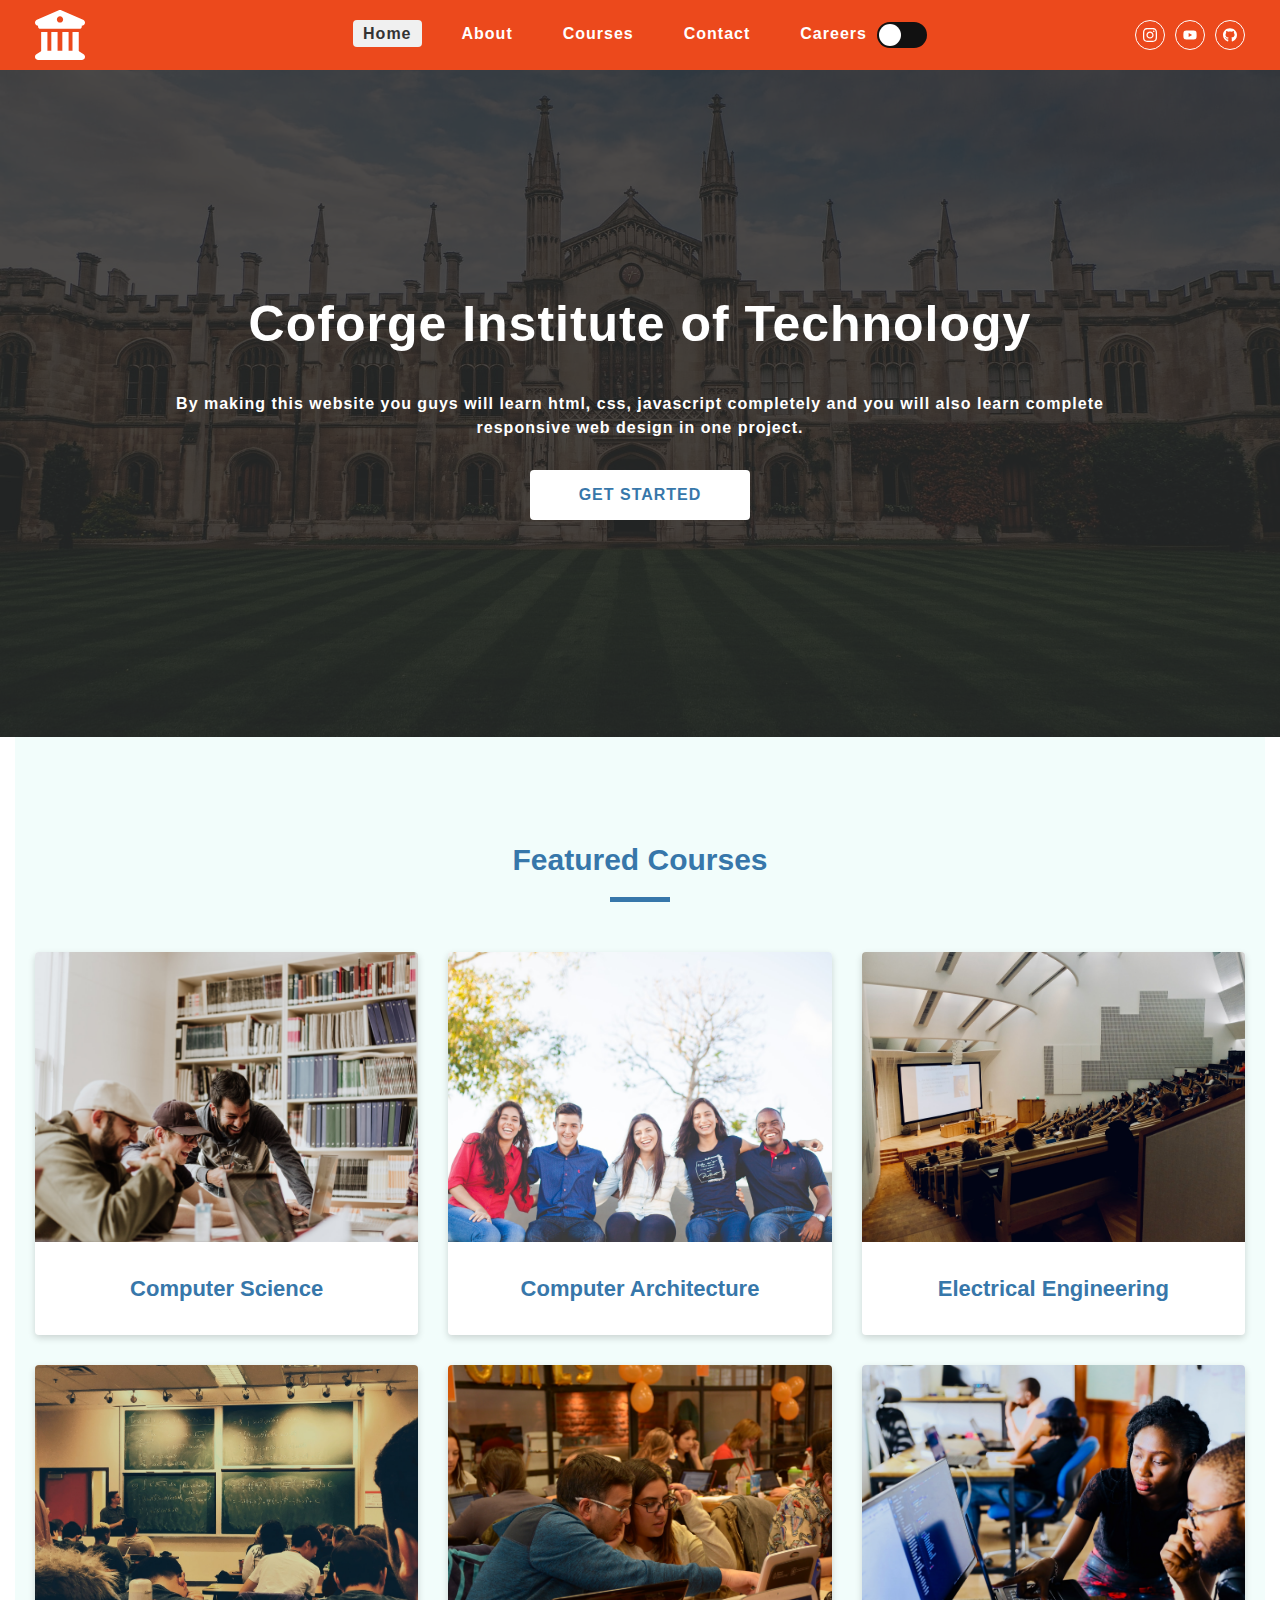
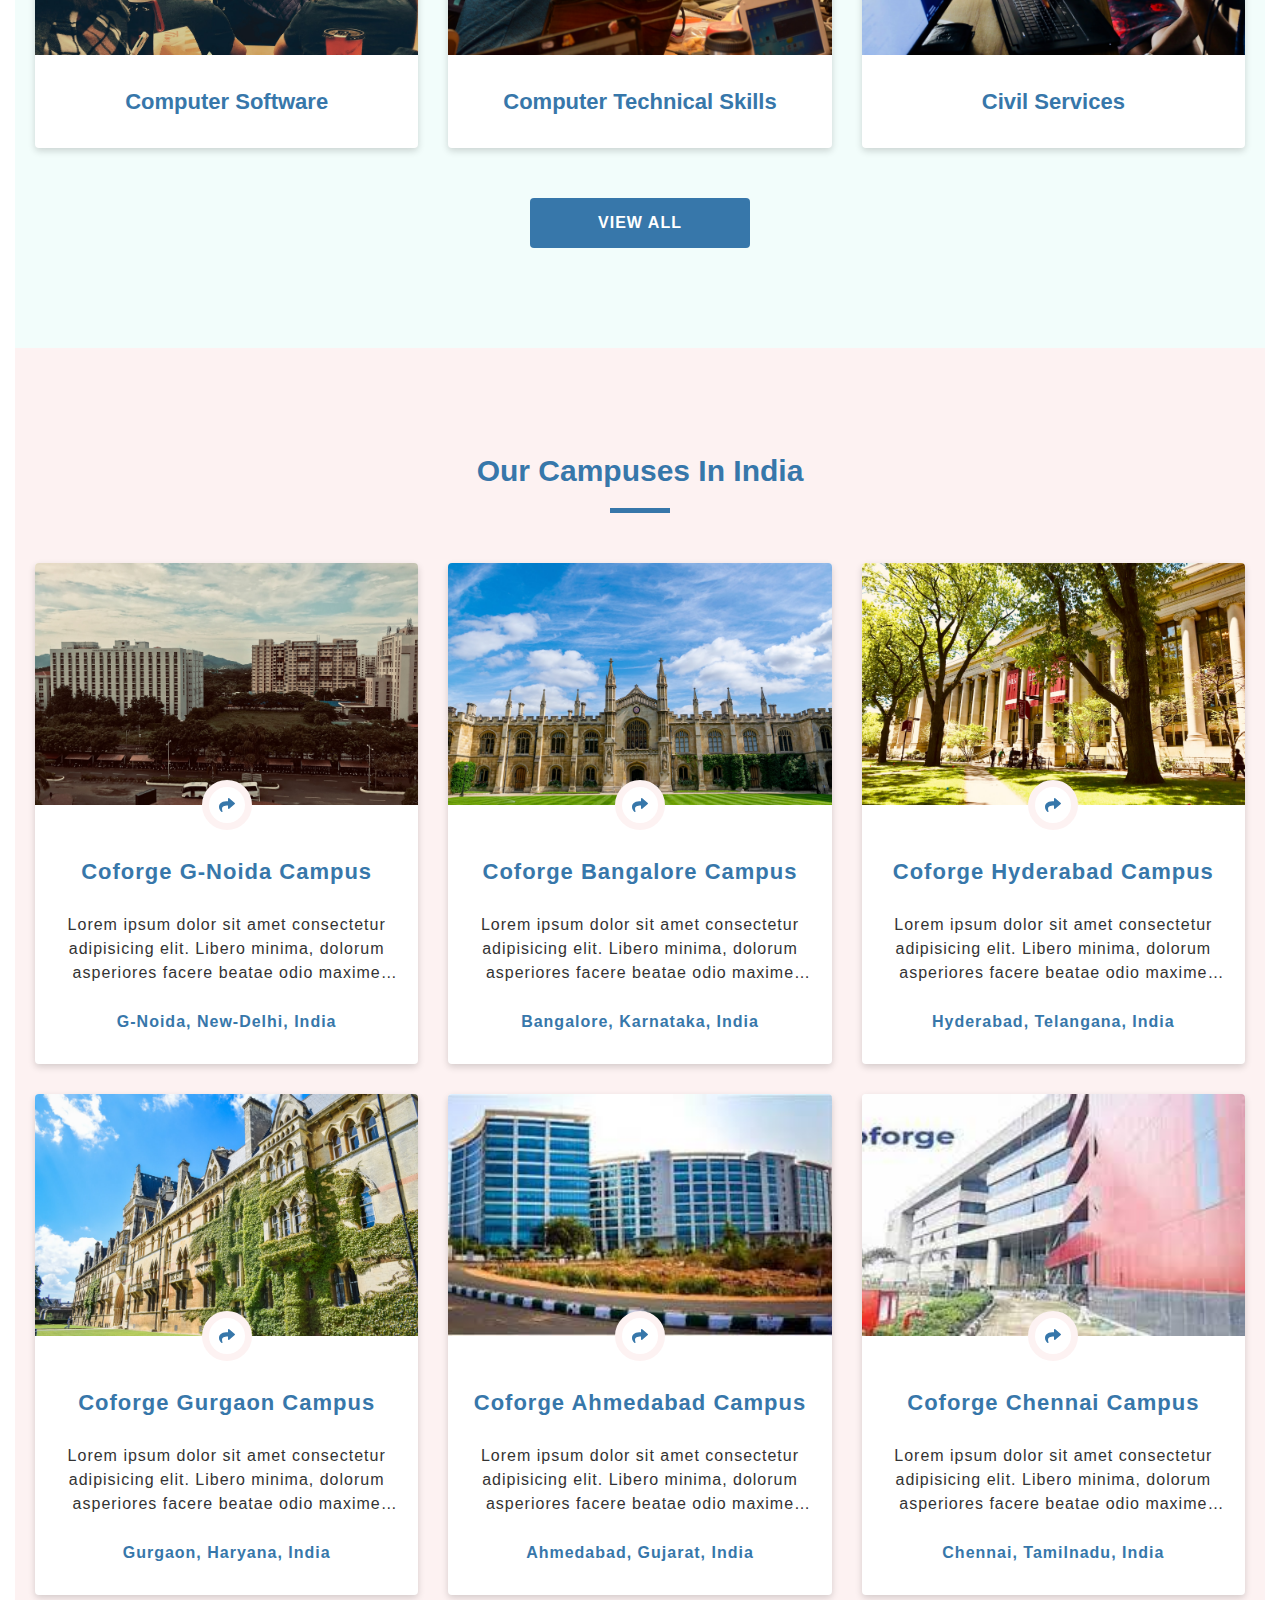
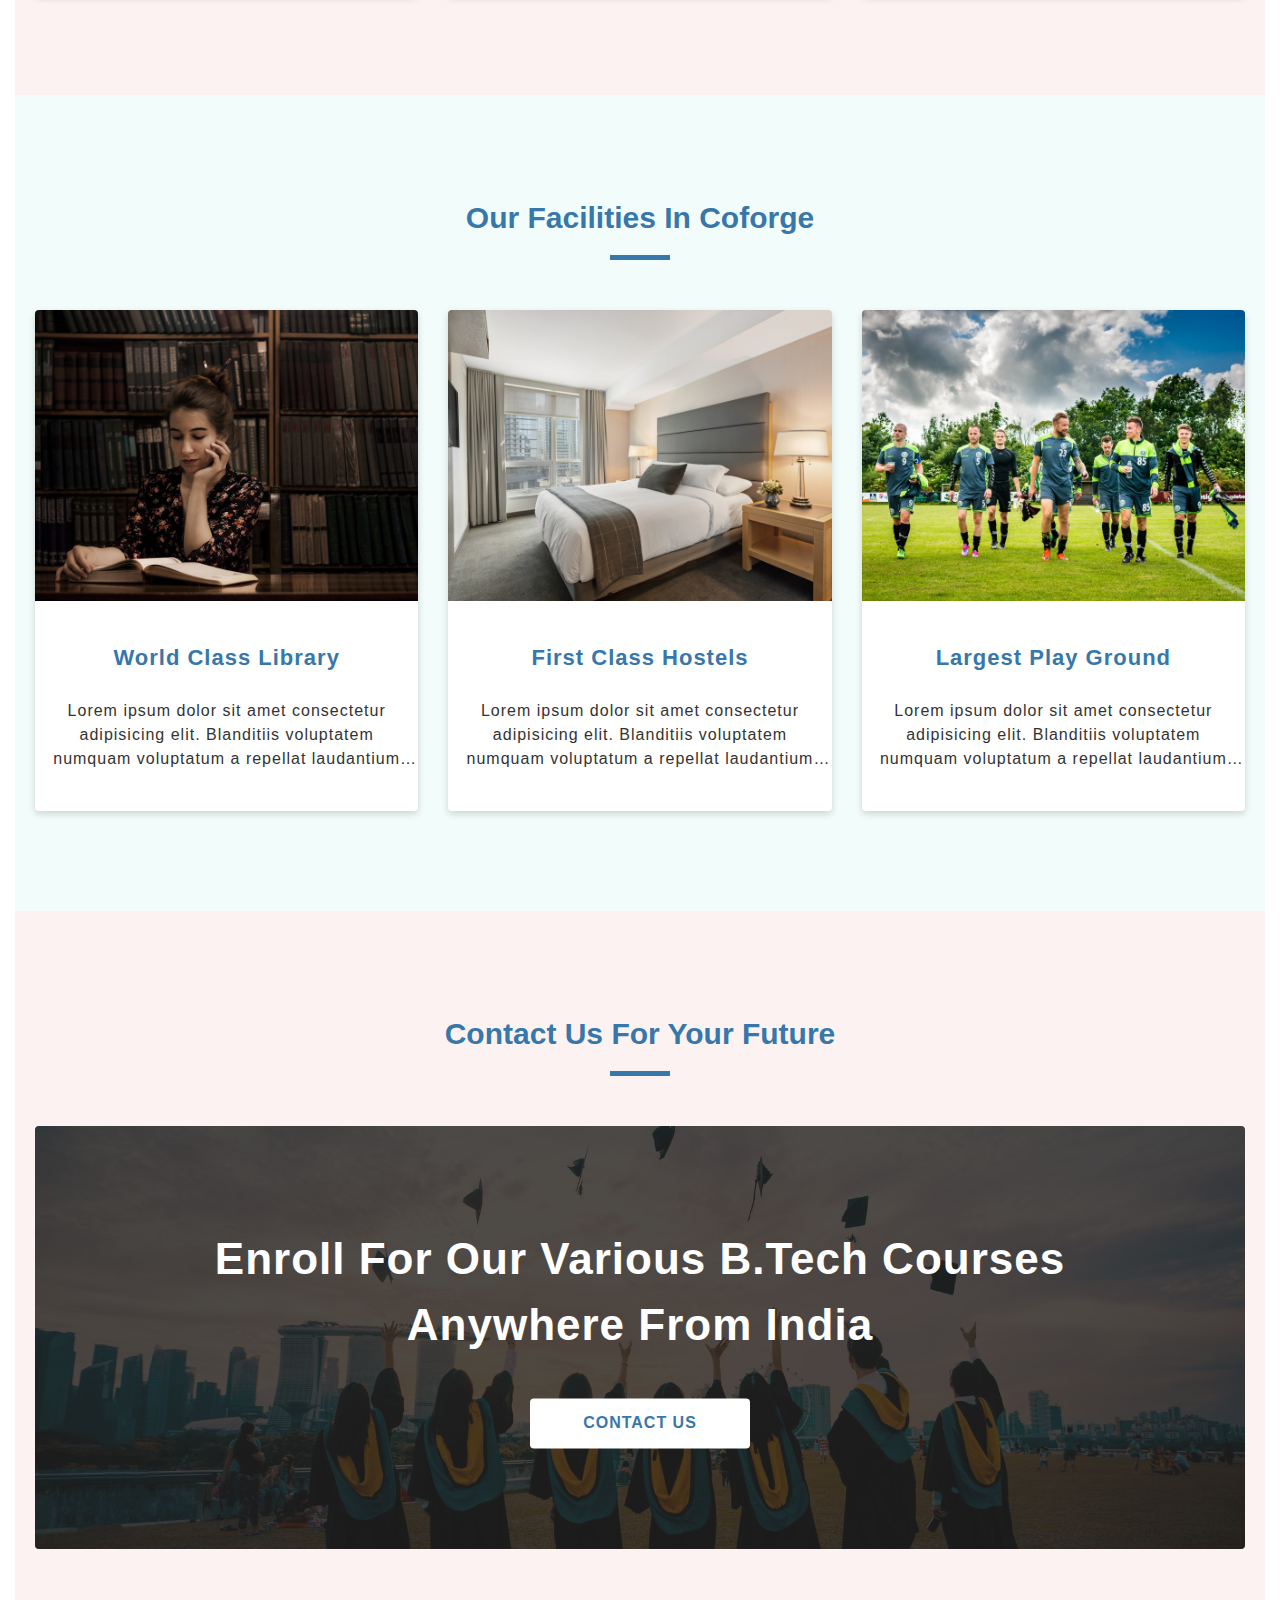
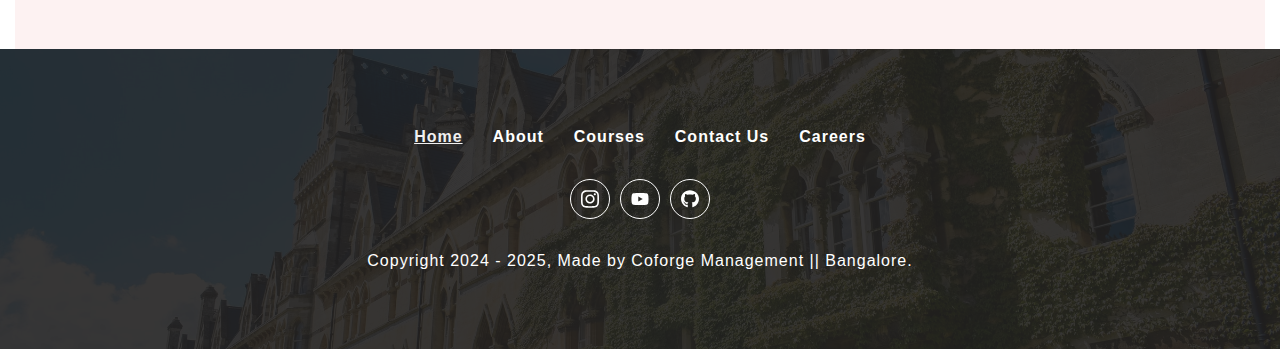
<file: frontend/index.html>
<!DOCTYPE html>
<html lang="en">
  <head>
    <meta charset="UTF-8" />
    <meta http-equiv="X-UA-Compatible" content="IE=edge" />
    <meta name="viewport" content="width=device-width, initial-scale=1.0" />
    <title>Coforge Institute of Technology</title>
    <link
      rel="shortcut icon"
      href="./icons/university.svg"
      type="image/x-icon"
    />
  </head>
  <link rel="stylesheet" href="./css/style.css" />
  <link rel="stylesheet" href="./css/common.css" />
  <link rel="stylesheet" href="./css/navbar.css" />
  <link rel="stylesheet" href="./css/sidebar.css" />
  <link rel="stylesheet" href="./css/footer.css" />
  <link rel="stylesheet" href="./css/home.css" />
  <script src="./js/app.js" defer></script>
  <body>
    <!-- nav section start -->
    <nav class="nav-container">
      <div class="nav-center wrapper">
        <div class="logo-section">
          <a href="./"
            ><img
              src="./icons/university.svg"
              alt="University logo"
              class="logo"
          /></a>
        </div>
        <div class="hamburger">
          <img src="./icons/bars.svg" alt="sidebar button" />
        </div>
        <div class="nav-links-main">
          <ul class="nav-links">
            <li><a class="nav-link active" href="./">Home</a></li>
            <li><a class="nav-link" href="./about.html">about</a></li>
            <li><a class="nav-link" href="./courses.html">courses</a></li>
            <li><a class="nav-link" href="./contact.html">contact</a></li>
            <li><a class="nav-link" href="./career.html">careers</a></li>
          </ul>
          <div class="dark">
            <input type="checkbox" class="checkbox" id="checkbox" />
            <label for="checkbox" class="checkbox-label">
              <i class="fas fa-moon"></i>
              <i class="fas fa-sun"></i>
              <span class="ball"></span>
            </label>
          </div>
        </div>
        <div class="nav-social-links-main">
          <ul class="nav-social-links">
            <li class="nav-social-link">
              <a
                href="https://www.instagram.com/coforge.company/"
                target="_blank"
              >
                <img src="./icons/instagram.svg" alt="Coforge instagram" />
              </a>
            </li>
            <li class="nav-social-link">
              <a
                href="https://www.youtube.com/channel/UC-9Vk052THg8iIOJQQNUkqQ"
                target="_blank"
              >
                <img src="./icons/youtube.svg" alt="Coforge youtube" />
              </a>
            </li>
            <li class="nav-social-link">
              <a href="https://github.com/Coforge" target="_blank">
                <img src="./icons/github.svg" alt="Coforge github" />
              </a>
            </li>
          </ul>
        </div>
      </div>
    </nav>
    <!-- nav section end -->

    <!-- sidebar section start -->
    <aside class="sidebar-container">
      <div class="sidebar-center wrapper">
        <div class="side-header">
          <div class="logo-section">
            <a href="#home"
              ><img
                src="./icons//university.svg"
                alt="university logo"
                class="logo"
            /></a>
          </div>
          <div class="close-button">
            <img src="./icons/close.svg" alt="sidebar close" />
          </div>
        </div>
        <div class="sidebar-content">
          <div class="sidebar-links-main paddingTopMobile-fifty">
            <ul class="sidebar-links">
              <li><a class="nav-link active" href="./">Home</a></li>
              <li><a class="nav-link" href="./about.html">about</a></li>
              <li><a class="nav-link" href="./courses.html">courses</a></li>
              <li><a class="nav-link" href="./contact.html">contact</a></li>
              <li><a class="nav-link" href="./career.html">careers</a></li>
            </ul>
          </div>
        </div>
      </div>
    </aside>
    <!-- sidebar section end -->

    <!-- home section start -->
    <div class="home-page page-container">
      <div class="page">
        <div class="img-component">
          <div class="img-container">
            <img src="./assets/university-banner.jpeg" alt="home page image" />
          </div>
        </div>
        <div class="box paddingTopMobile-thirty paddingBottomMobile-thirty">
          <div class="content wrapper text-container text-center">
            <h1 class="heading">Coforge Institute of Technology</h1>
            <p class="desc">
              By making this website you guys will learn html, css, javascript
              completely and you will also learn complete responsive web design
              in one project.
            </p>
            <div class="button-container">
              <a
                href="./contact.html"
                class="home-button button-primary-light display-inline-flex"
              >
                get started
              </a>
            </div>
          </div>
        </div>
      </div>
    </div>
    <!-- home section end -->

    <!-- featured courses start -->
    <div class="featured-courses-container light-blue-background">
      <div class="featured-courses-center wrapper">
        <div
          class="section-title paddingTopDesktop-hundred paddingTopMobile-fifty"
        >
          <h3 class="title">featured courses</h3>
          <div class="underline"></div>
        </div>
        <section
          class="featured-courses paddingTopDesktop-fifty paddingBottomDesktop-fifty paddingTopMobile-fifty paddingBottomMobile-fifty three-column-layout"
        >
          <!-- single course start -->
          <article class="single-course">
            <div class="img-container">
              <img src="./assets/course-1.jpeg" alt="computer science" />
            </div>
            <div class="course-title">
              <p>computer science</p>
            </div>
          </article>
          <!-- single course end -->
          <!-- single course start -->
          <article class="single-course">
            <div class="img-container">
              <img src="./assets/course-2.jpeg" alt="computer science" />
            </div>
            <div class="course-title">
              <p>computer architecture</p>
            </div>
          </article>
          <!-- single course end -->
          <!-- single course start -->
          <article class="single-course">
            <div class="img-container">
              <img src="./assets/course-3.jpeg" alt="computer science" />
            </div>
            <div class="course-title">
              <p>electrical engineering</p>
            </div>
          </article>
          <!-- single course end -->
          <!-- single course start -->
          <article class="single-course">
            <div class="img-container">
              <img src="./assets/course-4.jpeg" alt="computer science" />
            </div>
            <div class="course-title">
              <p>computer software</p>
            </div>
          </article>
          <!-- single course end -->
          <!-- single course start -->
          <article class="single-course">
            <div class="img-container">
              <img src="./assets/course-5.jpeg" alt="computer science" />
            </div>
            <div class="course-title">
              <p>computer technical skills</p>
            </div>
          </article>
          <!-- single course end -->
          <!-- single course start -->
          <article class="single-course">
            <div class="img-container">
              <img src="./assets/course-6.jpeg" alt="computer science" />
            </div>
            <div class="course-title">
              <p>civil services</p>
            </div>
          </article>
          <!-- single course end -->
        </section>
        <div
          class="paddingBottomMobile-fifty paddingBottomDesktop-hundred text-center"
        >
          <a
            href="./courses.html"
            class="button-primary-dark display-inline-flex"
            >view all</a
          >
        </div>
      </div>
    </div>
    <!-- featured courses end -->

    <!-- our campuses section start -->
    <div class="our-campuses-container light-pink-background">
      <div class="our-campuses-center wrapper">
        <div
          class="section-title paddingTopDesktop-hundred paddingTopMobile-fifty"
        >
          <h3 class="title">our campuses in india</h3>
          <div class="underline"></div>
        </div>
        <section
          class="our-campuses paddingTopDesktop-fifty paddingBottomDesktop-hundred paddingTopMobile-fifty paddingBottomMobile-fifty three-column-layout"
        >
          <!-- single campus start -->
          <article class="each-campus">
            <div class="img-container">
              <img src="./assets/campus-1.jpeg" alt="g-nodia campus" />
              <a href="#" class="share-icon-campus">
                <img src="./icons/share.svg" alt="share icon" />
              </a>
            </div>
            <div class="campus-info text-center">
              <h2 class="campus-title">Coforge G-Noida campus</h2>
              <p class="desc">
                Lorem ipsum dolor sit amet consectetur adipisicing elit. Libero
                minima, dolorum asperiores facere beatae odio maxime provident
                laudantium est non.
              </p>
              <h4 class="address">G-Noida, New-Delhi, india</h4>
            </div>
          </article>
          <!-- single campus end -->
          <!-- single campus start -->
          <article class="each-campus">
            <div class="img-container">
              <img src="./assets/campus-2.jpeg" alt="bangalore campus" />
              <a href="#" class="share-icon-campus">
                <img src="./icons/share.svg" alt="share icon" />
              </a>
            </div>
            <div class="campus-info text-center">
              <h2 class="campus-title">Coforge Bangalore campus</h2>
              <p class="desc">
                Lorem ipsum dolor sit amet consectetur adipisicing elit. Libero
                minima, dolorum asperiores facere beatae odio maxime provident
                laudantium est non.
              </p>
              <h4 class="address">Bangalore, Karnataka, india</h4>
            </div>
          </article>
          <!-- single campus end -->
          <!-- single campus start -->
          <article class="each-campus">
            <div class="img-container">
              <img src="./assets/campus-3.jpeg" alt="hyderabad campus" />
              <a href="#" class="share-icon-campus">
                <img src="./icons/share.svg" alt="share icon" />
              </a>
            </div>
            <div class="campus-info text-center">
              <h2 class="campus-title">Coforge Hyderabad campus</h2>
              <p class="desc">
                Lorem ipsum dolor sit amet consectetur adipisicing elit. Libero
                minima, dolorum asperiores facere beatae odio maxime provident
                laudantium est non.
              </p>
              <h4 class="address">Hyderabad, Telangana, india</h4>
            </div>
          </article>
          <!-- single campus end -->
          <!-- single campus start -->
          <article class="each-campus">
            <div class="img-container">
              <img src="./assets/campus-4.jpeg" alt="gurgaon campus" />
              <a href="#" class="share-icon-campus">
                <img src="./icons/share.svg" alt="share icon" />
              </a>
            </div>
            <div class="campus-info text-center">
              <h2 class="campus-title">Coforge Gurgaon campus</h2>
              <p class="desc">
                Lorem ipsum dolor sit amet consectetur adipisicing elit. Libero
                minima, dolorum asperiores facere beatae odio maxime provident
                laudantium est non.
              </p>
              <h4 class="address">Gurgaon, Haryana, india</h4>
            </div>
          </article>
          <!-- single campus end -->
          <!-- single campus start -->
          <article class="each-campus">
            <div class="img-container">
              <img src="./assets/campus-5.jpg" alt="ahmedabad campus" />
              <a href="#" class="share-icon-campus">
                <img src="./icons/share.svg" alt="share icon" />
              </a>
            </div>
            <div class="campus-info text-center">
              <h2 class="campus-title">Coforge Ahmedabad campus</h2>
              <p class="desc">
                Lorem ipsum dolor sit amet consectetur adipisicing elit. Libero
                minima, dolorum asperiores facere beatae odio maxime provident
                laudantium est non.
              </p>
              <h4 class="address">Ahmedabad, Gujarat, india</h4>
            </div>
          </article>
          <!-- single campus end --><!-- single campus start -->
          <article class="each-campus">
            <div class="img-container">
              <img src="./assets/campus-6.jpg" alt="chennai campus" />
              <a href="#" class="share-icon-campus">
                <img src="./icons/share.svg" alt="share icon" />
              </a>
            </div>
            <div class="campus-info text-center">
              <h2 class="campus-title">Coforge Chennai campus</h2>
              <p class="desc">
                Lorem ipsum dolor sit amet consectetur adipisicing elit. Libero
                minima, dolorum asperiores facere beatae odio maxime provident
                laudantium est non.
              </p>
              <h4 class="address">Chennai, Tamilnadu, india</h4>
            </div>
          </article>
          <!-- single campus end -->
        </section>
      </div>
    </div>
    <!-- our campuses section end -->

    <!-- our facilities start -->
    <div class="our-facilities-container light-blue-background">
      <div class="our-facilities-center wrapper">
        <div
          class="section-title paddingTopDesktop-hundred paddingTopMobile-fifty"
        >
          <h3 class="title">our facilities in Coforge</h3>
          <div class="underline"></div>
        </div>
        <section
          class="our-facilities paddingTopDesktop-fifty paddingBottomDesktop-hundred paddingTopMobile-fifty paddingBottomMobile-fifty three-column-layout"
        >
          <!-- single facility start -->
          <article class="each-facility">
            <div class="img-container">
              <img src="./assets/facility-1.jpeg" alt="our campus facility" />
            </div>
            <div
              class="facility-info paddingTopMobile-thirty paddingBottomMobile-thirty paddingTopDesktop-forty paddingBottomDesktop-forty text-center"
            >
              <h3 class="facility-title">world class library</h3>
              <p class="facility-desc">
                Lorem ipsum dolor sit amet consectetur adipisicing elit.
                Blanditiis voluptatem numquam voluptatum a repellat laudantium
                vero voluptate facere, nemo consectetur?
              </p>
            </div>
          </article>
          <!-- single facility end -->
          <!-- single facility start -->
          <article class="each-facility">
            <div class="img-container">
              <img src="./assets/facility-2.jpeg" alt="our campus facility" />
            </div>
            <div
              class="facility-info paddingTopMobile-thirty paddingBottomMobile-thirty paddingTopDesktop-forty paddingBottomDesktop-forty text-center"
            >
              <h3 class="facility-title">first class hostels</h3>
              <p class="facility-desc">
                Lorem ipsum dolor sit amet consectetur adipisicing elit.
                Blanditiis voluptatem numquam voluptatum a repellat laudantium
                vero voluptate facere, nemo consectetur?
              </p>
            </div>
          </article>
          <!-- single facility end -->
          <!-- single facility start -->
          <article class="each-facility">
            <div class="img-container">
              <img src="./assets/facility-3.jpeg" alt="our campus facility" />
            </div>
            <div
              class="facility-info paddingTopMobile-thirty paddingBottomMobile-thirty paddingTopDesktop-forty paddingBottomDesktop-forty text-center"
            >
              <h3 class="facility-title">largest play ground</h3>
              <p class="facility-desc">
                Lorem ipsum dolor sit amet consectetur adipisicing elit.
                Blanditiis voluptatem numquam voluptatum a repellat laudantium
                vero voluptate facere, nemo consectetur?
              </p>
            </div>
          </article>
          <!-- single facility end -->
        </section>
      </div>
    </div>
    <!-- our facilities end -->

    <!-- contact promotion section start -->
    <div class="contact-promotion-container light-pink-background">
      <div class="contact-promotion-center wrapper">
        <div
          class="section-title paddingTopDesktop-hundred paddingTopMobile-fifty"
        >
          <h3 class="title">contact us for your future</h3>
          <div class="underline"></div>
        </div>
        <section
          class="contact-promotion paddingTopDesktop-fifty paddingBottomDesktop-hundred paddingTopMobile-fifty paddingBottomMobile-fifty"
        >
          <div class="contact-promo-img">
            <img
              src="./assets/contact-promotion.jpeg"
              alt="contact promotion image"
            />
            <div class="contact-info-container text-center text-container">
              <h2 class="contact-heading">
                enroll for our various b.tech courses anywhere from india
              </h2>
              <a href="./contact.html" class="button-primary-light"
                >contact us</a
              >
            </div>
          </div>
        </section>
      </div>
    </div>
    <!-- contact promotion section end -->

    <!-- footer section start -->
    <div class="footer-container">
      <div class="footer-center wrapper">
        <div class="footer-links-main">
          <ul class="footer-links">
            <li><a class="footer-link active" href="./">Home</a></li>
            <li><a class="footer-link" href="./about.html">about</a></li>
            <li><a class="footer-link" href="./courses.html">courses</a></li>
            <li>
              <a class="footer-link" href="./contact.html">contact us</a>
            </li>
            <li><a class="footer-link" href="./career.html">careers</a></li>
          </ul>
        </div>
        <div class="social-links-main">
          <ul class="social-links">
            <li class="social-link">
              <a
                href="https://www.instagram.com/coforge.company/"
                target="_blank"
              >
                <img src="./icons/instagram.svg" alt="Coforge instagram" />
              </a>
            </li>
            <li class="social-link">
              <a
                href="https://www.youtube.com/channel/UC-9Vk052THg8iIOJQQNUkqQ"
                target="_blank"
              >
                <img src="./icons/youtube.svg" alt="Coforge youtube" />
              </a>
            </li>
            <li class="social-link">
              <a href="https://github.com/Coforge" target="_blank">
                <img src="./icons/github.svg" alt="Coforge github" />
              </a>
            </li>
          </ul>
        </div>
        <div class="footer-copy-right">
          <p>
            Copyright 2024 - <span class="copyright-date">2025</span>, Made by
            Coforge Management || Bangalore.
          </p>
        </div>
      </div>
    </div>
    <!-- footer section end -->
  </body>
</html>
</file>
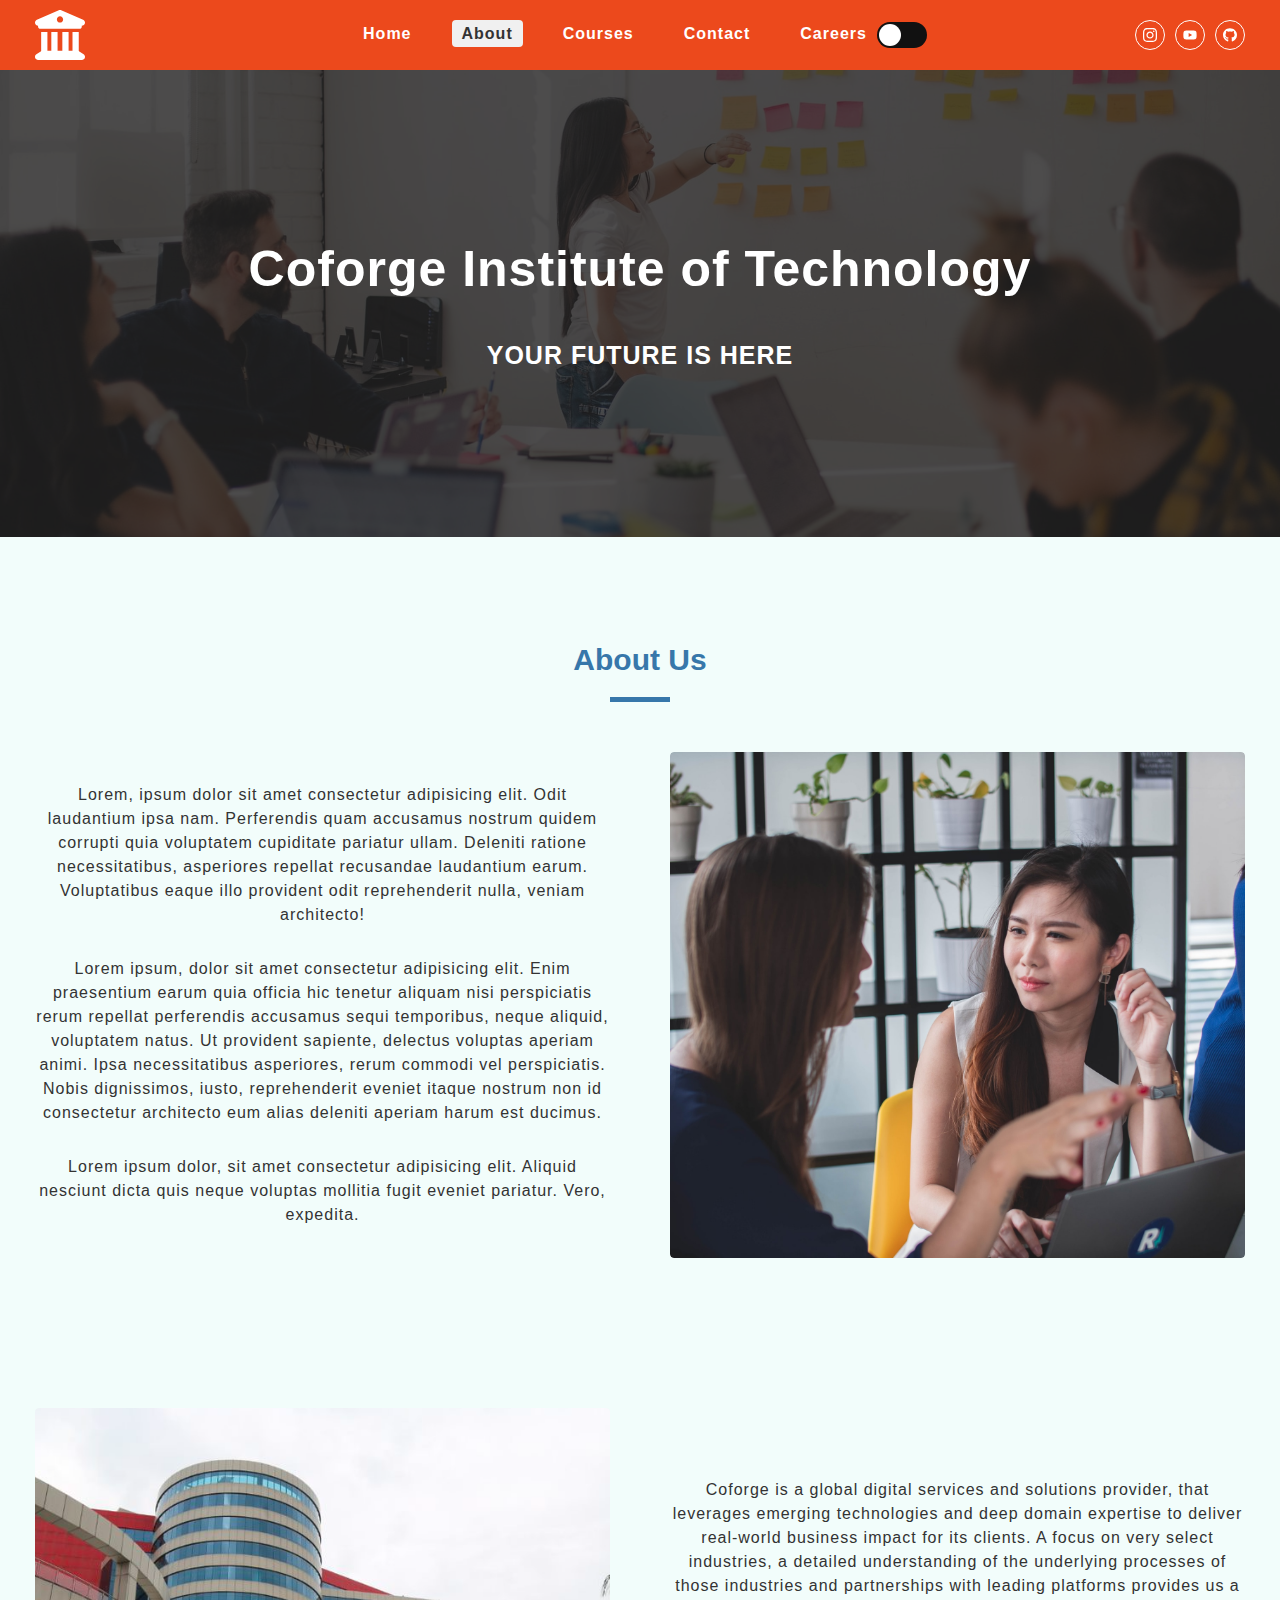
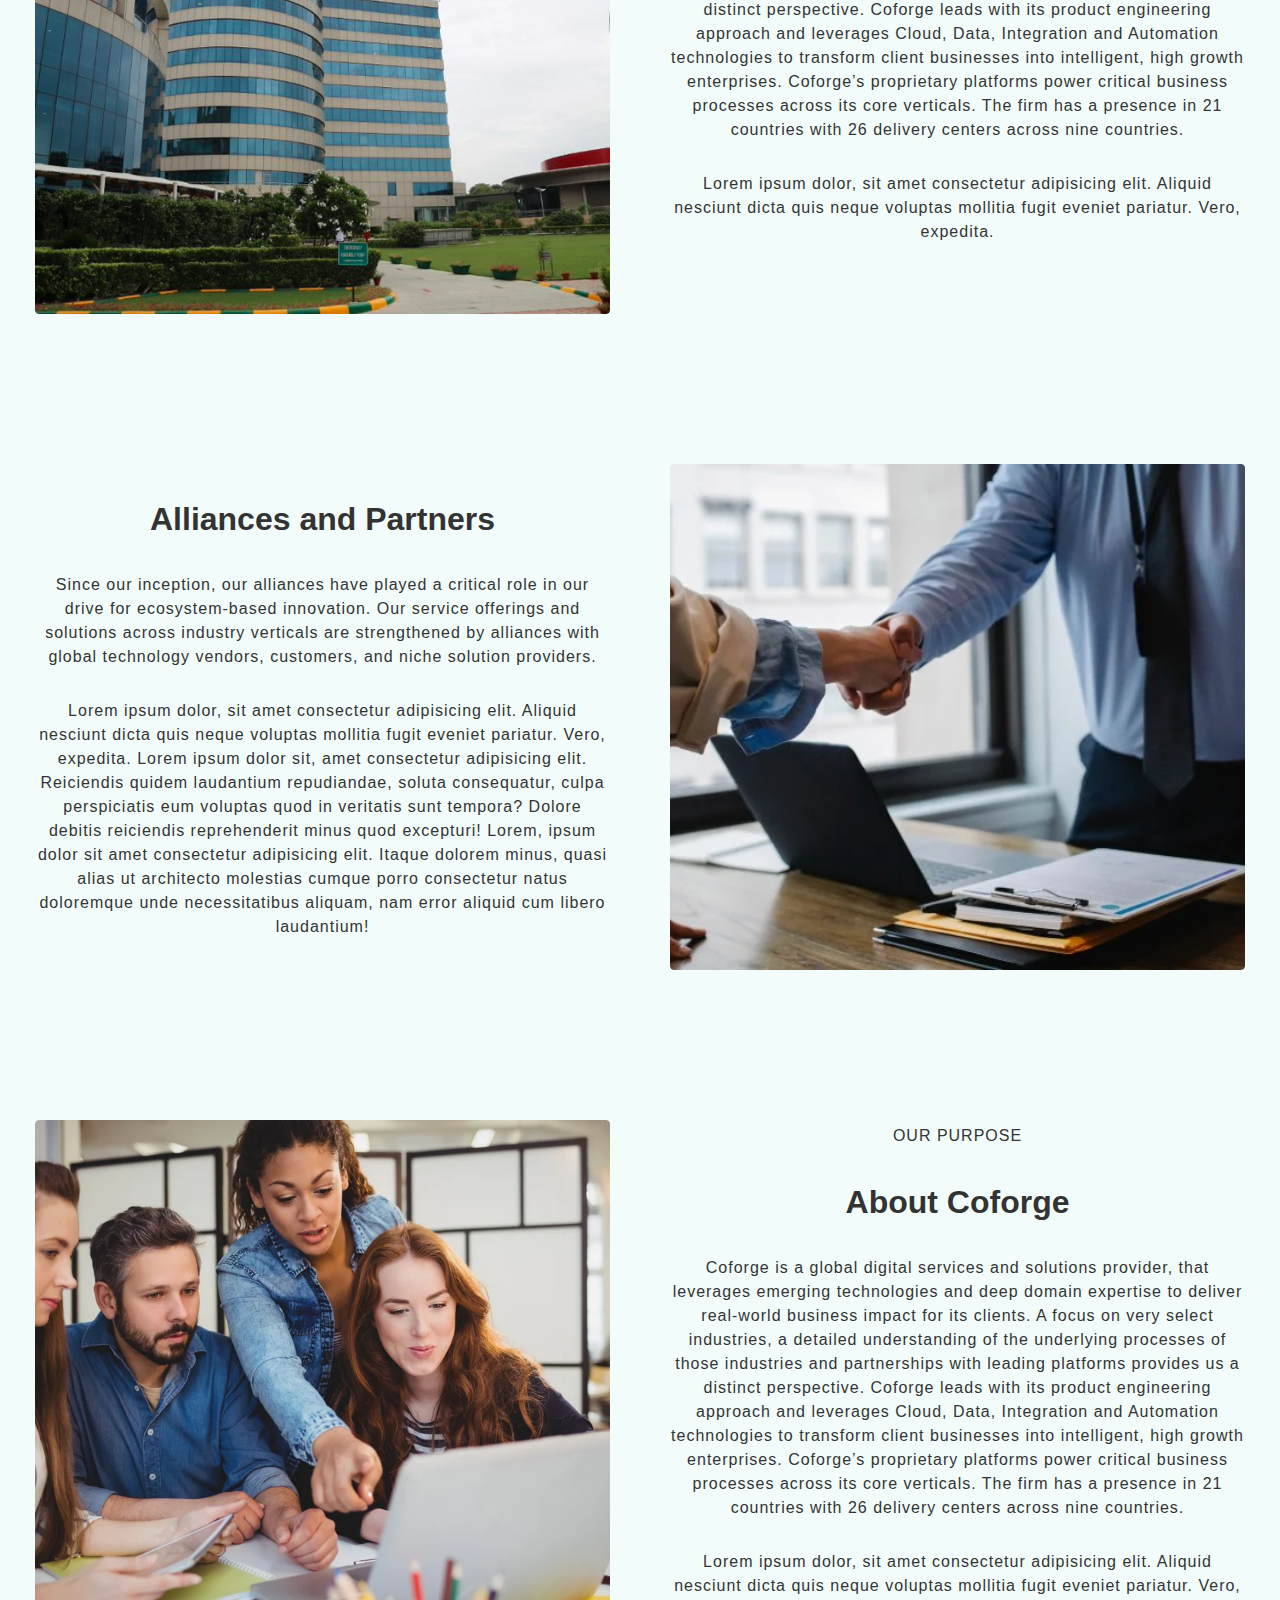
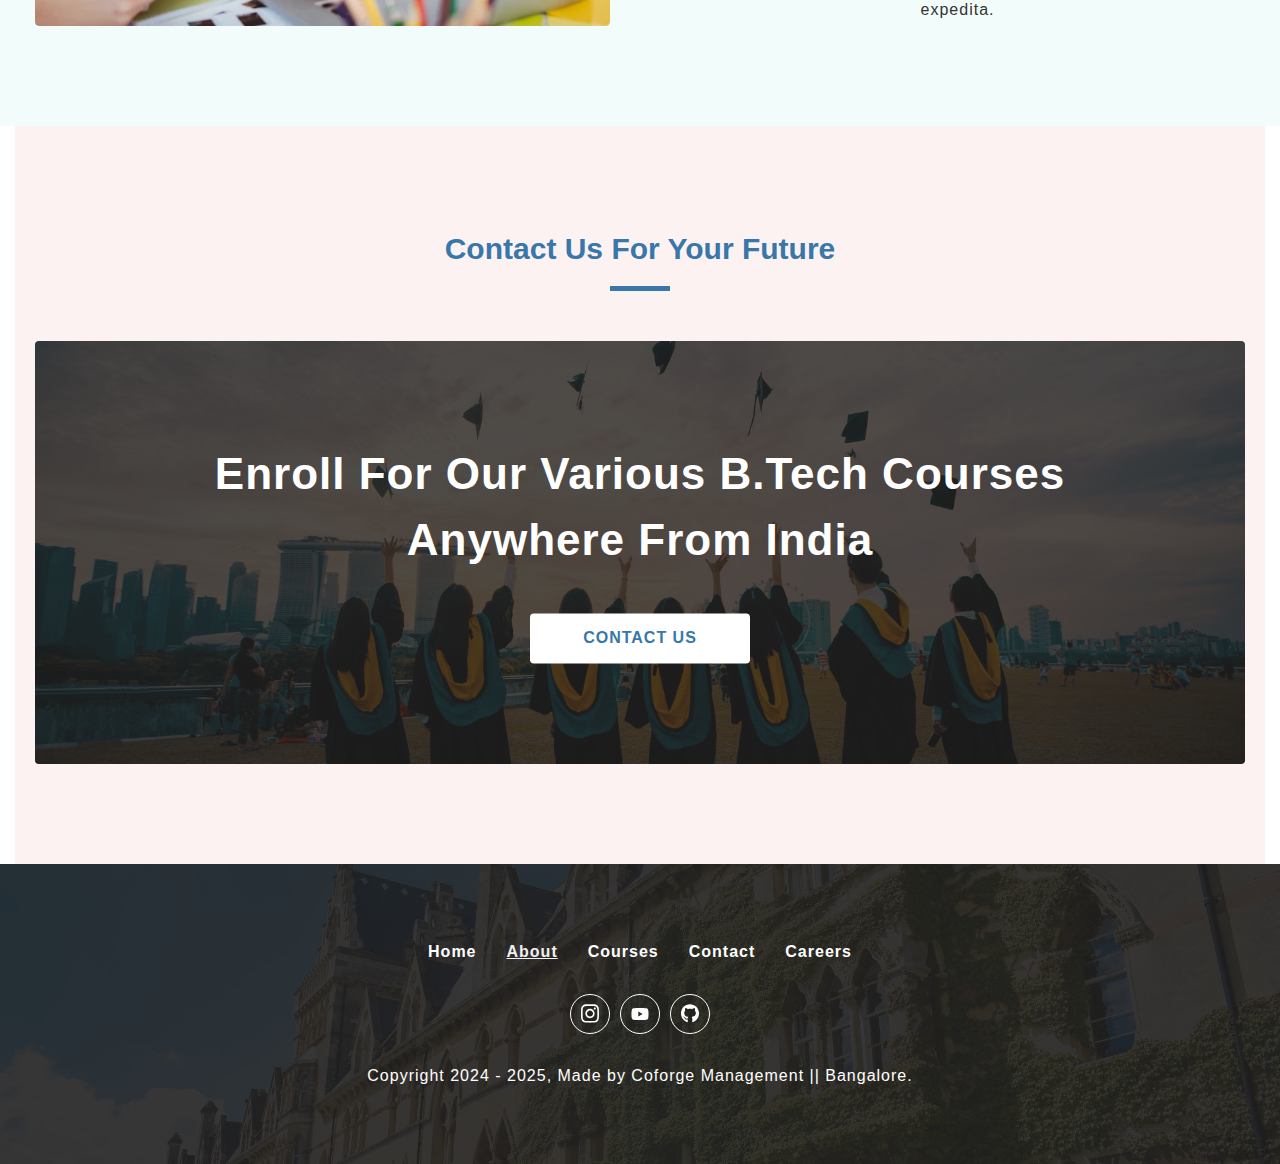
<file: frontend/about.html>
<!DOCTYPE html>
<html lang="en">
  <head>
    <meta charset="UTF-8" />
    <meta http-equiv="X-UA-Compatible" content="IE=edge" />
    <meta name="viewport" content="width=device-width, initial-scale=1.0" />
    <title>Coforge Institute of Technology</title>
    <link
      rel="shortcut icon"
      href="./icons/university.svg"
      type="image/x-icon"
    />
  </head>
  <link rel="stylesheet" href="./css/style.css" />
  <link rel="stylesheet" href="./css/common.css" />
  <link rel="stylesheet" href="./css/navbar.css" />
  <link rel="stylesheet" href="./css/sidebar.css" />
  <link rel="stylesheet" href="./css/footer.css" />
  <link rel="stylesheet" href="./css/single-featured.css" />
  <script src="./js/app.js" defer></script>

  <body>
    <!-- nav section start -->
    <nav class="nav-container">
      <div class="nav-center wrapper">
        <div class="logo-section">
          <a href="./"
            ><img
              src="./icons//university.svg"
              alt="university logo"
              class="logo"
          /></a>
        </div>
        <div class="hamburger">
          <img src="./icons/bars.svg" alt="sidebar button" />
        </div>
        <div class="nav-links-main">
          <ul class="nav-links">
            <li><a class="nav-link" href="./">Home</a></li>
            <li><a class="nav-link active" href="./about.html">about</a></li>
            <li><a class="nav-link" href="./courses.html">courses</a></li>
            <li><a class="nav-link" href="./contact.html">contact</a></li>
            <li><a class="nav-link" href="./career.html">careers</a></li>
          </ul>
          <div class="dark">
            <input type="checkbox" class="checkbox" id="checkbox" />
            <label for="checkbox" class="checkbox-label">
              <i class="fas fa-moon"></i>
              <i class="fas fa-sun"></i>
              <span class="ball"></span>
            </label>
          </div>
        </div>
        <div class="nav-social-links-main">
          <ul class="nav-social-links">
            <li class="nav-social-link">
              <a
                href="https://www.instagram.com/coforge.company/"
                target="_blank"
              >
                <img src="./icons/instagram.svg" alt="Coforge instagram" />
              </a>
            </li>
            <li class="nav-social-link">
              <a
                href="https://www.youtube.com/channel/UC-9Vk052THg8iIOJQQNUkqQ"
                target="_blank"
              >
                <img src="./icons/youtube.svg" alt="Coforge youtube" />
              </a>
            </li>
            <li class="nav-social-link">
              <a href="https://github.com/Coforge" target="_blank">
                <img src="./icons/github.svg" alt="Coforge github" />
              </a>
            </li>
          </ul>
        </div>
      </div>
    </nav>
    <!-- nav section end -->

    <!-- sidebar section start -->
    <aside class="sidebar-container">
      <div class="sidebar-center wrapper">
        <div class="side-header">
          <div class="logo-section">
            <a href="#home"
              ><img
                src="./icons//university.svg"
                alt="university logo"
                class="logo"
            /></a>
          </div>
          <div class="close-button">
            <img src="./icons/close.svg" alt="sidebar close" />
          </div>
        </div>
        <div class="sidebar-content">
          <div class="sidebar-links-main paddingTopMobile-fifty">
            <ul class="sidebar-links">
              <li><a class="nav-link" href="./">Home</a></li>
              <li><a class="nav-link active" href="./about.html">about</a></li>
              <li><a class="nav-link" href="./courses.html">courses</a></li>
              <li><a class="nav-link" href="./contact.html">contact</a></li>
              <li><a class="nav-link" href="./career.html">careers</a></li>
            </ul>
          </div>
        </div>
      </div>
    </aside>
    <!-- sidebar section end -->

    <!-- page section start -->
    <div class="page-container">
      <div class="page">
        <div class="img-component">
          <div class="img-container">
            <img src="./assets/about-banner.jpeg" alt="home page image" />
          </div>
        </div>
        <div class="box paddingTopMobile-thirty paddingBottomMobile-thirty">
          <div class="content wrapper text-container text-center">
            <h1 class="heading">Coforge Institute of Technology</h1>
            <h3 class="small-heading">your future is here</h3>
          </div>
        </div>
      </div>
    </div>
    <!-- page section end -->

    <!-- single featured component start -->
    <div
      class="single-featured-container reverse-content light-blue-background"
    >
      <div class="single-featured-center wrapper">
        <div
          class="section-title paddingTopDesktop-hundred paddingTopMobile-fifty"
        >
          <h3 class="title">about us</h3>
          <div class="underline"></div>
        </div>
        <section
          class="single-featured paddingTopDesktop-fifty paddingBottomDesktop-hundred paddingTopMobile-fifty paddingBottomMobile-fifty"
        >
          <div
            class="image-component single-featured-image paddingBottomMobile-fifty"
          >
            <img
              src="./assets/about-section.jpeg"
              alt="about section featured content"
            />
          </div>
          <div class="single-featured-text-component">
            <div class="featured-center">
              <div class="about-info">
                <p>
                  Lorem, ipsum dolor sit amet consectetur adipisicing elit. Odit
                  laudantium ipsa nam. Perferendis quam accusamus nostrum quidem
                  corrupti quia voluptatem cupiditate pariatur ullam. Deleniti
                  ratione necessitatibus, asperiores repellat recusandae
                  laudantium earum. Voluptatibus eaque illo provident odit
                  reprehenderit nulla, veniam architecto!
                </p>
                <p>
                  Lorem ipsum, dolor sit amet consectetur adipisicing elit. Enim
                  praesentium earum quia officia hic tenetur aliquam nisi
                  perspiciatis rerum repellat perferendis accusamus sequi
                  temporibus, neque aliquid, voluptatem natus. Ut provident
                  sapiente, delectus voluptas aperiam animi. Ipsa necessitatibus
                  asperiores, rerum commodi vel perspiciatis. Nobis dignissimos,
                  iusto, reprehenderit eveniet itaque nostrum non id consectetur
                  architecto eum alias deleniti aperiam harum est ducimus.
                </p>
                <p>
                  Lorem ipsum dolor, sit amet consectetur adipisicing elit.
                  Aliquid nesciunt dicta quis neque voluptas mollitia fugit
                  eveniet pariatur. Vero, expedita.
                </p>
              </div>
            </div>
          </div>
        </section>
        <section
          class="single-featured paddingTopDesktop-fifty paddingBottomDesktop-hundred paddingTopMobile-fifty paddingBottomMobile-fifty"
        >
          <div class="single-featured-text-component">
            <div class="featured-center">
              <div class="about-info">
                <p>
                  Coforge is a global digital services and solutions provider,
                  that leverages emerging technologies and deep domain expertise
                  to deliver real-world business impact for its clients. A focus
                  on very select industries, a detailed understanding of the
                  underlying processes of those industries and partnerships with
                  leading platforms provides us a distinct perspective. Coforge
                  leads with its product engineering approach and leverages
                  Cloud, Data, Integration and Automation technologies to
                  transform client businesses into intelligent, high growth
                  enterprises. Coforge’s proprietary platforms power critical
                  business processes across its core verticals. The firm has a
                  presence in 21 countries with 26 delivery centers across nine
                  countries.
                </p>
                <p>
                  Lorem ipsum dolor, sit amet consectetur adipisicing elit.
                  Aliquid nesciunt dicta quis neque voluptas mollitia fugit
                  eveniet pariatur. Vero, expedita.
                </p>
              </div>
            </div>
          </div>
          <div
            class="image-component single-featured-image paddingBottomMobile-fifty"
          >
            <img
              src="./assets/about-image.webp"
              alt="about image featured content"
            />
          </div>
        </section>
        <section
          class="single-featured paddingTopDesktop-fifty paddingBottomDesktop-hundred paddingTopMobile-fifty paddingBottomMobile-fifty"
        >
          <div
            class="image-component single-featured-image paddingBottomMobile-fifty"
          >
            <img
              src="./assets/Alliances-Partners-about.webp"
              alt="about alliances featured content"
            />
          </div>
          <div class="single-featured-text-component">
            <div class="featured-center">
              <div class="about-info">
                <h1>Alliances and Partners</h1>
                <p>
                  Since our inception, our alliances have played a critical role
                  in our drive for ecosystem-based innovation. Our service
                  offerings and solutions across industry verticals are
                  strengthened by alliances with global technology vendors,
                  customers, and niche solution providers.
                </p>
                <p>
                  Lorem ipsum dolor, sit amet consectetur adipisicing elit.
                  Aliquid nesciunt dicta quis neque voluptas mollitia fugit
                  eveniet pariatur. Vero, expedita. Lorem ipsum dolor sit, amet
                  consectetur adipisicing elit. Reiciendis quidem laudantium
                  repudiandae, soluta consequatur, culpa perspiciatis eum
                  voluptas quod in veritatis sunt tempora? Dolore debitis
                  reiciendis reprehenderit minus quod excepturi! Lorem, ipsum
                  dolor sit amet consectetur adipisicing elit. Itaque dolorem
                  minus, quasi alias ut architecto molestias cumque porro
                  consectetur natus doloremque unde necessitatibus aliquam, nam
                  error aliquid cum libero laudantium!
                </p>
              </div>
            </div>
          </div>
        </section>
        <section
          class="single-featured paddingTopDesktop-fifty paddingBottomDesktop-hundred paddingTopMobile-fifty paddingBottomMobile-fifty"
        >
          <div class="single-featured-text-component">
            <div class="featured-center">
              <div class="about-info">
                <p>OUR PURPOSE</p>
                <h1>About Coforge</h1>
                <p>
                  Coforge is a global digital services and solutions provider,
                  that leverages emerging technologies and deep domain expertise
                  to deliver real-world business impact for its clients. A focus
                  on very select industries, a detailed understanding of the
                  underlying processes of those industries and partnerships with
                  leading platforms provides us a distinct perspective. Coforge
                  leads with its product engineering approach and leverages
                  Cloud, Data, Integration and Automation technologies to
                  transform client businesses into intelligent, high growth
                  enterprises. Coforge’s proprietary platforms power critical
                  business processes across its core verticals. The firm has a
                  presence in 21 countries with 26 delivery centers across nine
                  countries.
                </p>
                <p>
                  Lorem ipsum dolor, sit amet consectetur adipisicing elit.
                  Aliquid nesciunt dicta quis neque voluptas mollitia fugit
                  eveniet pariatur. Vero, expedita.
                </p>
              </div>
            </div>
          </div>
          <div
            class="image-component single-featured-image paddingBottomMobile-fifty"
          >
            <img
              src="./assets/about-coforge.webp"
              alt="about coforge featured content"
            />
          </div>
        </section>
      </div>
    </div>
    <!-- single featured component end -->

    <!-- contact promotion section start -->
    <div class="contact-promotion-container light-pink-background">
      <div class="contact-promotion-center wrapper">
        <div
          class="section-title paddingTopDesktop-hundred paddingTopMobile-fifty"
        >
          <h3 class="title">contact us for your future</h3>
          <div class="underline"></div>
        </div>
        <section
          class="contact-promotion paddingTopDesktop-fifty paddingBottomDesktop-hundred paddingTopMobile-fifty paddingBottomMobile-fifty"
        >
          <div class="contact-promo-img">
            <img
              src="./assets/contact-promotion.jpeg"
              alt="contact promotion image"
            />
            <div class="contact-info-container text-center text-container">
              <h2 class="contact-heading">
                enroll for our various b.tech courses anywhere from india
              </h2>
              <a href="./contact.html" class="button-primary-light"
                >contact us</a
              >
            </div>
          </div>
        </section>
      </div>
    </div>
    <!-- contact promotion section end -->

    <!-- footer section start -->
    <div class="footer-container">
      <div class="footer-center wrapper">
        <div class="footer-links-main">
          <ul class="footer-links">
            <li><a class="footer-link" href="./">Home</a></li>
            <li><a class="footer-link active" href="./about.html">about</a></li>
            <li><a class="footer-link" href="./courses.html">courses</a></li>
            <li><a class="footer-link" href="./contact.html">contact</a></li>
            <li><a class="footer-link" href="./career.html">careers</a></li>
          </ul>
        </div>
        <div class="social-links-main">
          <ul class="social-links">
            <li class="social-link">
              <a
                href="https://www.instagram.com/coforge.company/"
                target="_blank"
              >
                <img src="./icons/instagram.svg" alt="Coforge instagram" />
              </a>
            </li>
            <li class="social-link">
              <a
                href="https://www.youtube.com/channel/UC-9Vk052THg8iIOJQQNUkqQ"
                target="_blank"
              >
                <img src="./icons/youtube.svg" alt="Coforge youtube" />
              </a>
            </li>
            <li class="social-link">
              <a href="https://github.com/Coforge" target="_blank">
                <img src="./icons/github.svg" alt="Coforge github" />
              </a>
            </li>
          </ul>
        </div>
        <div class="footer-copy-right">
          <p>
            Copyright 2024 - <span class="copyright-date">2025</span>, Made by
            Coforge Management || Bangalore.
          </p>
        </div>
      </div>
    </div>
    <!-- footer section end -->
  </body>
</html>
</file>
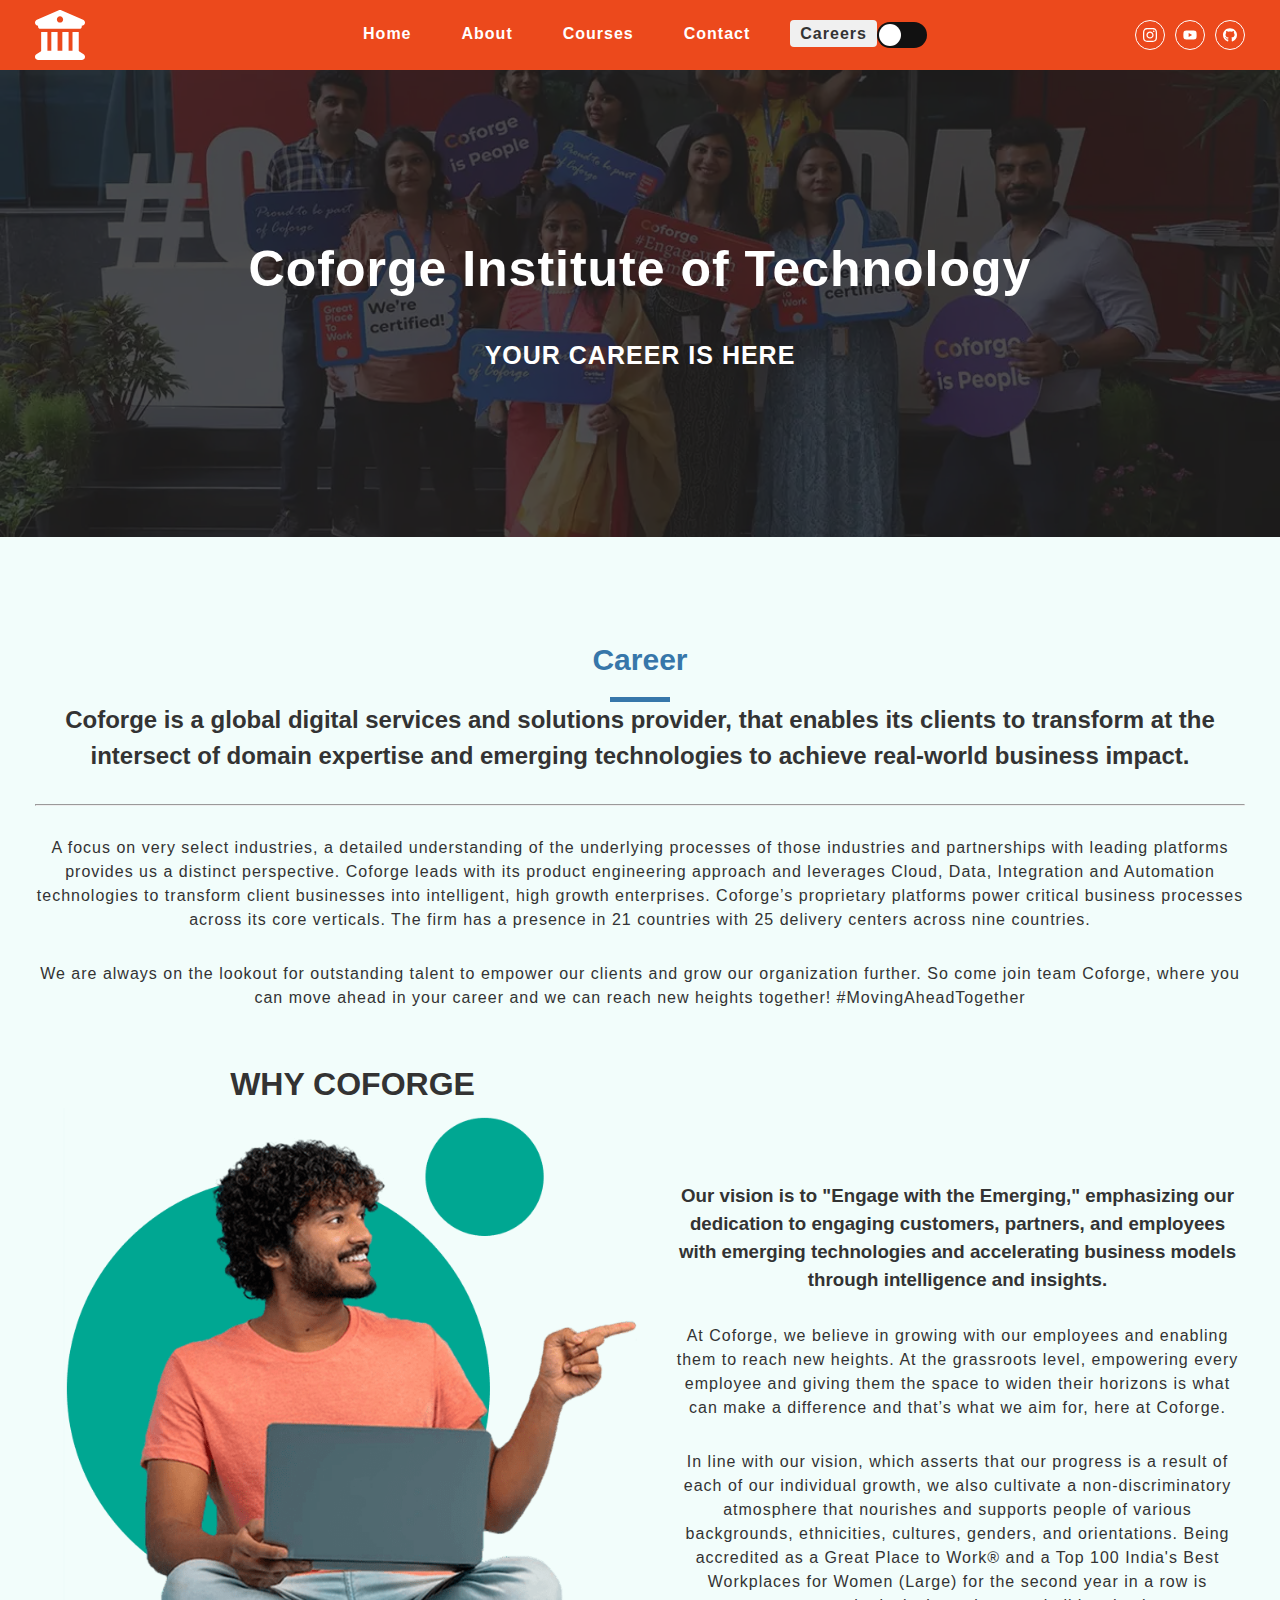
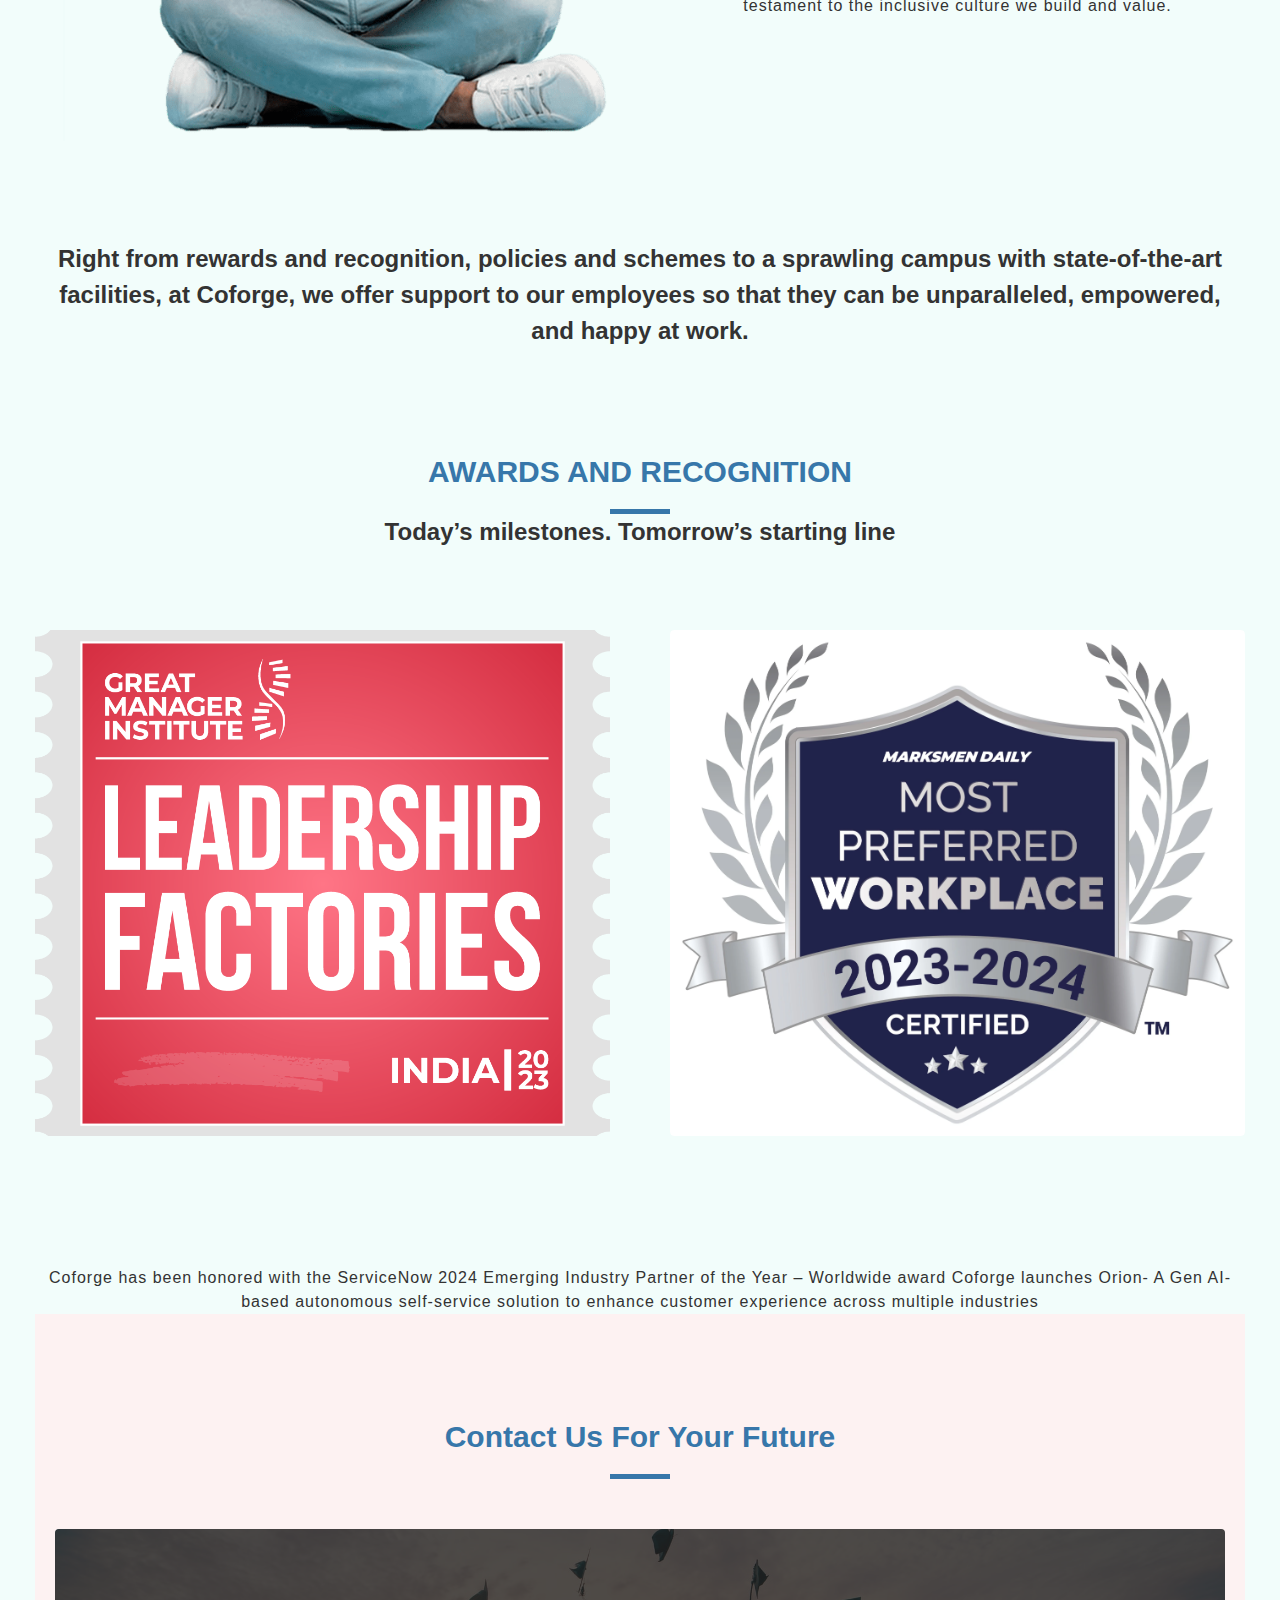
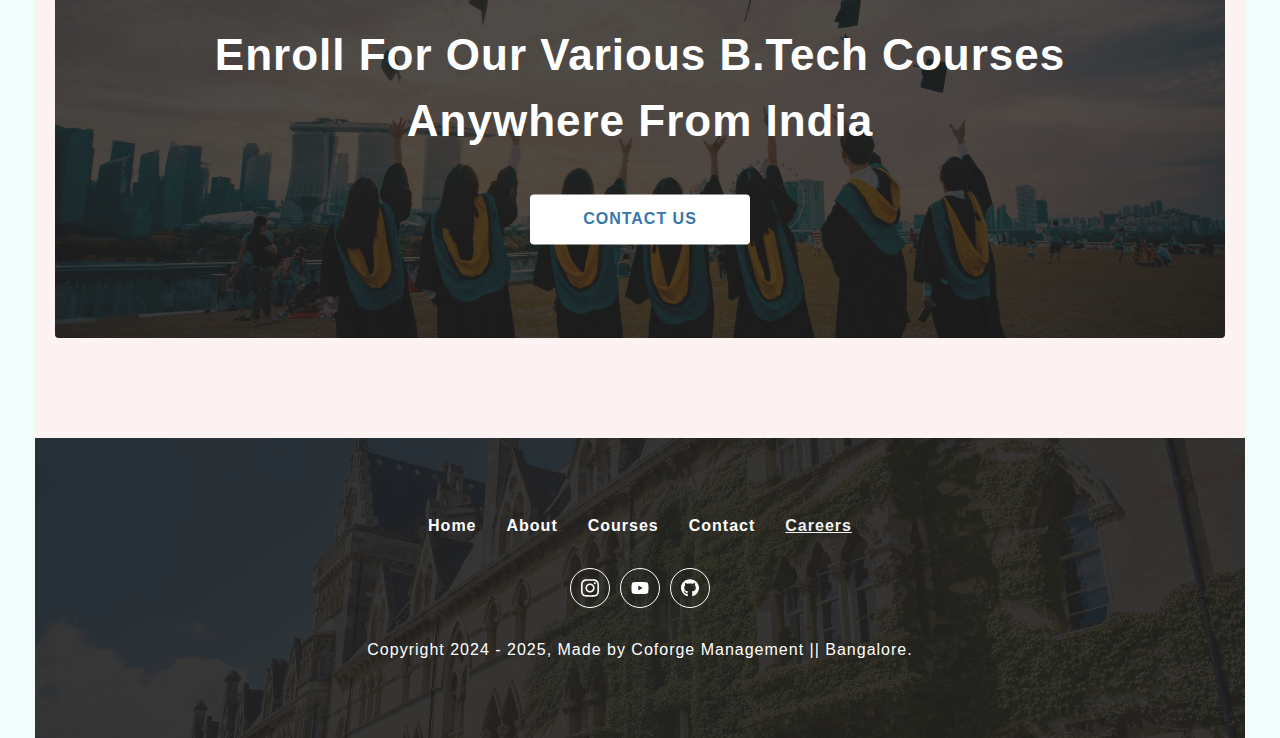
<file: frontend/career.html>
<!DOCTYPE html>
<html lang="en">

<head>
  <meta charset="UTF-8" />
  <meta http-equiv="X-UA-Compatible" content="IE=edge" />
  <meta name="viewport" content="width=device-width, initial-scale=1.0" />
  <title>Coforge Institute of Technology</title>
  <link rel="shortcut icon" href="./icons/university.svg" type="image/x-icon" />
</head>
<link rel="stylesheet" href="./css/style.css" />
<link rel="stylesheet" href="./css/common.css" />
<link rel="stylesheet" href="./css/navbar.css" />
<link rel="stylesheet" href="./css/sidebar.css" />
<link rel="stylesheet" href="./css/footer.css" />
<link rel="stylesheet" href="./css/single-featured.css" />
<script src="./js/app.js" defer></script>

<body>
  <!-- nav section start -->
  <nav class="nav-container">
    <div class="nav-center wrapper">
      <div class="logo-section">
        <a href="./"><img src="./icons//university.svg" alt="university logo" class="logo" /></a>
      </div>
      <div class="hamburger">
        <img src="./icons/bars.svg" alt="sidebar button" />
      </div>
      <div class="nav-links-main">
        <ul class="nav-links">
          <li><a class="nav-link" href="./">Home</a></li>
          <li><a class="nav-link" href="./about.html">about</a></li>
          <li><a class="nav-link" href="./courses.html">courses</a></li>
          <li><a class="nav-link" href="./contact.html">contact</a></li>
          <li><a class="nav-link active" href="./career.html">careers</a></li>
        </ul>
        <div class="dark">
          <input type="checkbox" class="checkbox" id="checkbox" />
          <label for="checkbox" class="checkbox-label">
            <i class="fas fa-moon"></i>
            <i class="fas fa-sun"></i>
            <span class="ball"></span>
          </label>
        </div>
      </div>
      <div class="nav-social-links-main">
        <ul class="nav-social-links">
          <li class="nav-social-link">
            <a href="https://www.instagram.com/coforge.company/" target="_blank">
              <img src="./icons/instagram.svg" alt="Coforge instagram" />
            </a>
          </li>
          <li class="nav-social-link">
            <a href="https://www.youtube.com/channel/UC-9Vk052THg8iIOJQQNUkqQ" target="_blank">
              <img src="./icons/youtube.svg" alt="Coforge youtube" />
            </a>
          </li>
          <li class="nav-social-link">
            <a href="https://github.com/Coforge" target="_blank">
              <img src="./icons/github.svg" alt="Coforge github" />
            </a>
          </li>
        </ul>
      </div>
    </div>
  </nav>
  <!-- nav section end -->

  <!-- sidebar section start -->
  <aside class="sidebar-container">
    <div class="sidebar-center wrapper">
      <div class="side-header">
        <div class="logo-section">
          <a href="#home"><img src="./icons//university.svg" alt="university logo" class="logo" /></a>
        </div>
        <div class="close-button">
          <img src="./icons/close.svg" alt="sidebar close" />
        </div>
      </div>
      <div class="sidebar-content">
        <div class="sidebar-links-main paddingTopMobile-fifty">
          <ul class="sidebar-links">
            <li><a class="nav-link" href="./">Home</a></li>
            <li><a class="nav-link active" href="./about.html">about</a></li>
            <li><a class="nav-link" href="./courses.html">courses</a></li>
            <li><a class="nav-link" href="./contact.html">contact</a></li>
            <li><a class="nav-link" href="./career.html">careers</a></li>
          </ul>
        </div>
      </div>
    </div>
  </aside>
  <!-- sidebar section end -->

  <!-- page section start -->
  <div class="page-container">
    <div class="page">
      <div class="img-component">
        <div class="img-container">
          <img src="./assets/Career_Image.webp" alt="career image" />
        </div>
      </div>
      <div class="box paddingTopMobile-thirty paddingBottomMobile-thirty">
        <div class="content wrapper text-container text-center">
          <h1 class="heading">Coforge Institute of Technology</h1>
          <h3 class="small-heading">your career is here</h3>
        </div>
      </div>
    </div>
  </div>
  <!-- page section end -->

  <!-- single featured component start -->
  <d class="single-featured-container reverse-content light-blue-background">
    <div class="single-featured-center wrapper">
      <div class="section-title paddingTopDesktop-hundred paddingTopMobile-fifty">
        <h3 class="title">career</h3>
        <div class="underline"></div>
      </div>
      <div class="single-featured-text-component">
        <div class="featured-center">
          <div class="about-info">
            <h2>
              Coforge is a global digital services and solutions provider,
              that enables its clients to transform at the intersect of domain
              expertise and emerging technologies to achieve real-world
              business impact.
            </h2>
            <hr />
            <p>
              A focus on very select industries, a detailed understanding of
              the underlying processes of those industries and partnerships
              with leading platforms provides us a distinct perspective.
              Coforge leads with its product engineering approach and
              leverages Cloud, Data, Integration and Automation technologies
              to transform client businesses into intelligent, high growth
              enterprises. Coforge’s proprietary platforms power critical
              business processes across its core verticals. The firm has a
              presence in 21 countries with 25 delivery centers across nine
              countries.
            </p>
            <p>
              We are always on the lookout for outstanding talent to empower
              our clients and grow our organization further. So come join team
              Coforge, where you can move ahead in your career and we can
              reach new heights together! #MovingAheadTogether
            </p>
          </div>
        </div>
      </div>
      <section
        class="single-featured paddingTopDesktop-fifty paddingBottomDesktop-hundred paddingTopMobile-fifty paddingBottomMobile-fifty">
        <div class="single-featured-text-component">
          <div class="featured-center">
            <div class="about-info">
              <h3>
                Our vision is to "Engage with the Emerging," emphasizing our
                dedication to engaging customers, partners, and employees with
                emerging technologies and accelerating business models through
                intelligence and insights.
              </h3>
              <p>
                At Coforge, we believe in growing with our employees and
                enabling them to reach new heights. At the grassroots level,
                empowering every employee and giving them the space to widen
                their horizons is what can make a difference and that’s what
                we aim for, here at Coforge.
              </p>
              <p>
                In line with our vision, which asserts that our progress is a
                result of each of our individual growth, we also cultivate a
                non-discriminatory atmosphere that nourishes and supports
                people of various backgrounds, ethnicities, cultures, genders,
                and orientations. Being accredited as a Great Place to Work®
                and a Top 100 India's Best Workplaces for Women (Large) for
                the second year in a row is testament to the inclusive culture
                we build and value.
              </p>
            </div>
          </div>
        </div>
        <div class="image-component single-featured-career-image paddingBottomMobile-fifty">
          <h1>WHY COFORGE</h1>
          <img src="./assets/career-1.png" alt="about section featured content" />
        </div>
      </section>
      <div>
        <h2>
          Right from rewards and recognition, policies and schemes to a
          sprawling campus with state-of-the-art facilities, at Coforge, we
          offer support to our employees so that they can be unparalleled,
          empowered, and happy at work.
        </h2>
      </div>
      <div class="section-title paddingTopDesktop-hundred paddingTopMobile-fifty">
        <h3 class="title">AWARDS AND RECOGNITION</h3>
        <div class="underline"></div>
      </div>
      <div class="single-featured-text-component">
        <div class="featured-center">
          <div class="about-info">
            <h2>
              Today’s milestones. Tomorrow’s starting line
            </h2>
            <section
            class="single-featured paddingTopDesktop-fifty paddingBottomDesktop-hundred paddingTopMobile-fifty paddingBottomMobile-fifty">
            <div class="single-featured-text-component">
              <div class="featured-center">
                <div class="about-info">
                  <div class="image-component single-featured-image paddingBottomMobile-fifty">
                    <img src="./assets/coforge-1.webp" alt="coforge-1 image featured content" />
                  </div>
                </div>
              </div>
            </div>
            <div class="image-component single-featured-image paddingBottomMobile-fifty">
              <img src="./assets/coforge-2.webp" alt="coforge-2 image featured content" />
            </div>
          </section> 
            <p>
              Coforge has been honored with the ServiceNow 2024 Emerging Industry Partner of the Year – Worldwide award
              Coforge launches Orion- A Gen AI-based autonomous self-service solution to enhance customer experience
              across multiple industries
            </p>
          </div>
        </div>
      </div>
      <!-- single featured component end -->

      <!-- contact promotion section start -->
      <div class="contact-promotion-container light-pink-background">
        <div class="contact-promotion-center wrapper">
          <div class="section-title paddingTopDesktop-hundred paddingTopMobile-fifty">
            <h3 class="title">contact us for your future</h3>
            <div class="underline"></div>
          </div>
          <section
            class="contact-promotion paddingTopDesktop-fifty paddingBottomDesktop-hundred paddingTopMobile-fifty paddingBottomMobile-fifty">
            <div class="contact-promo-img">
              <img src="./assets/contact-promotion.jpeg" alt="contact promotion image" />
              <div class="contact-info-container text-center text-container">
                <h2 class="contact-heading">
                  enroll for our various b.tech courses anywhere from india
                </h2>
                <a href="./contact.html" class="button-primary-light">contact us</a>
              </div>
            </div>
          </section>
        </div>
      </div>
      <!-- contact promotion section end -->

      <!-- footer section start -->
      <div class="footer-container">
        <div class="footer-center wrapper">
          <div class="footer-links-main">
            <ul class="footer-links">
              <li><a class="footer-link" href="./">Home</a></li>
              <li><a class="footer-link" href="./about.html">about</a></li>
              <li><a class="footer-link" href="./courses.html">courses</a></li>
              <li><a class="footer-link" href="./contact.html">contact</a></li>
              <li>
                <a class="footer-link active" href="./career.html">careers</a>
              </li>
            </ul>
          </div>
          <div class="social-links-main">
            <ul class="social-links">
              <li class="social-link">
                <a href="https://www.instagram.com/coforge.company/" target="_blank">
                  <img src="./icons/instagram.svg" alt="Coforge instagram" />
                </a>
              </li>
              <li class="social-link">
                <a href="https://www.youtube.com/channel/UC-9Vk052THg8iIOJQQNUkqQ" target="_blank">
                  <img src="./icons/youtube.svg" alt="Coforge youtube" />
                </a>
              </li>
              <li class="social-link">
                <a href="https://github.com/Coforge" target="_blank">
                  <img src="./icons/github.svg" alt="Coforge github" />
                </a>
              </li>
            </ul>
          </div>
          <div class="footer-copy-right">
            <p>
              Copyright 2024 - <span class="copyright-date">2025</span>, Made by
              Coforge Management || Bangalore.
            </p>
          </div>
        </div>
      </div>
      <!-- footer section end -->
</body>

</html>
</file>
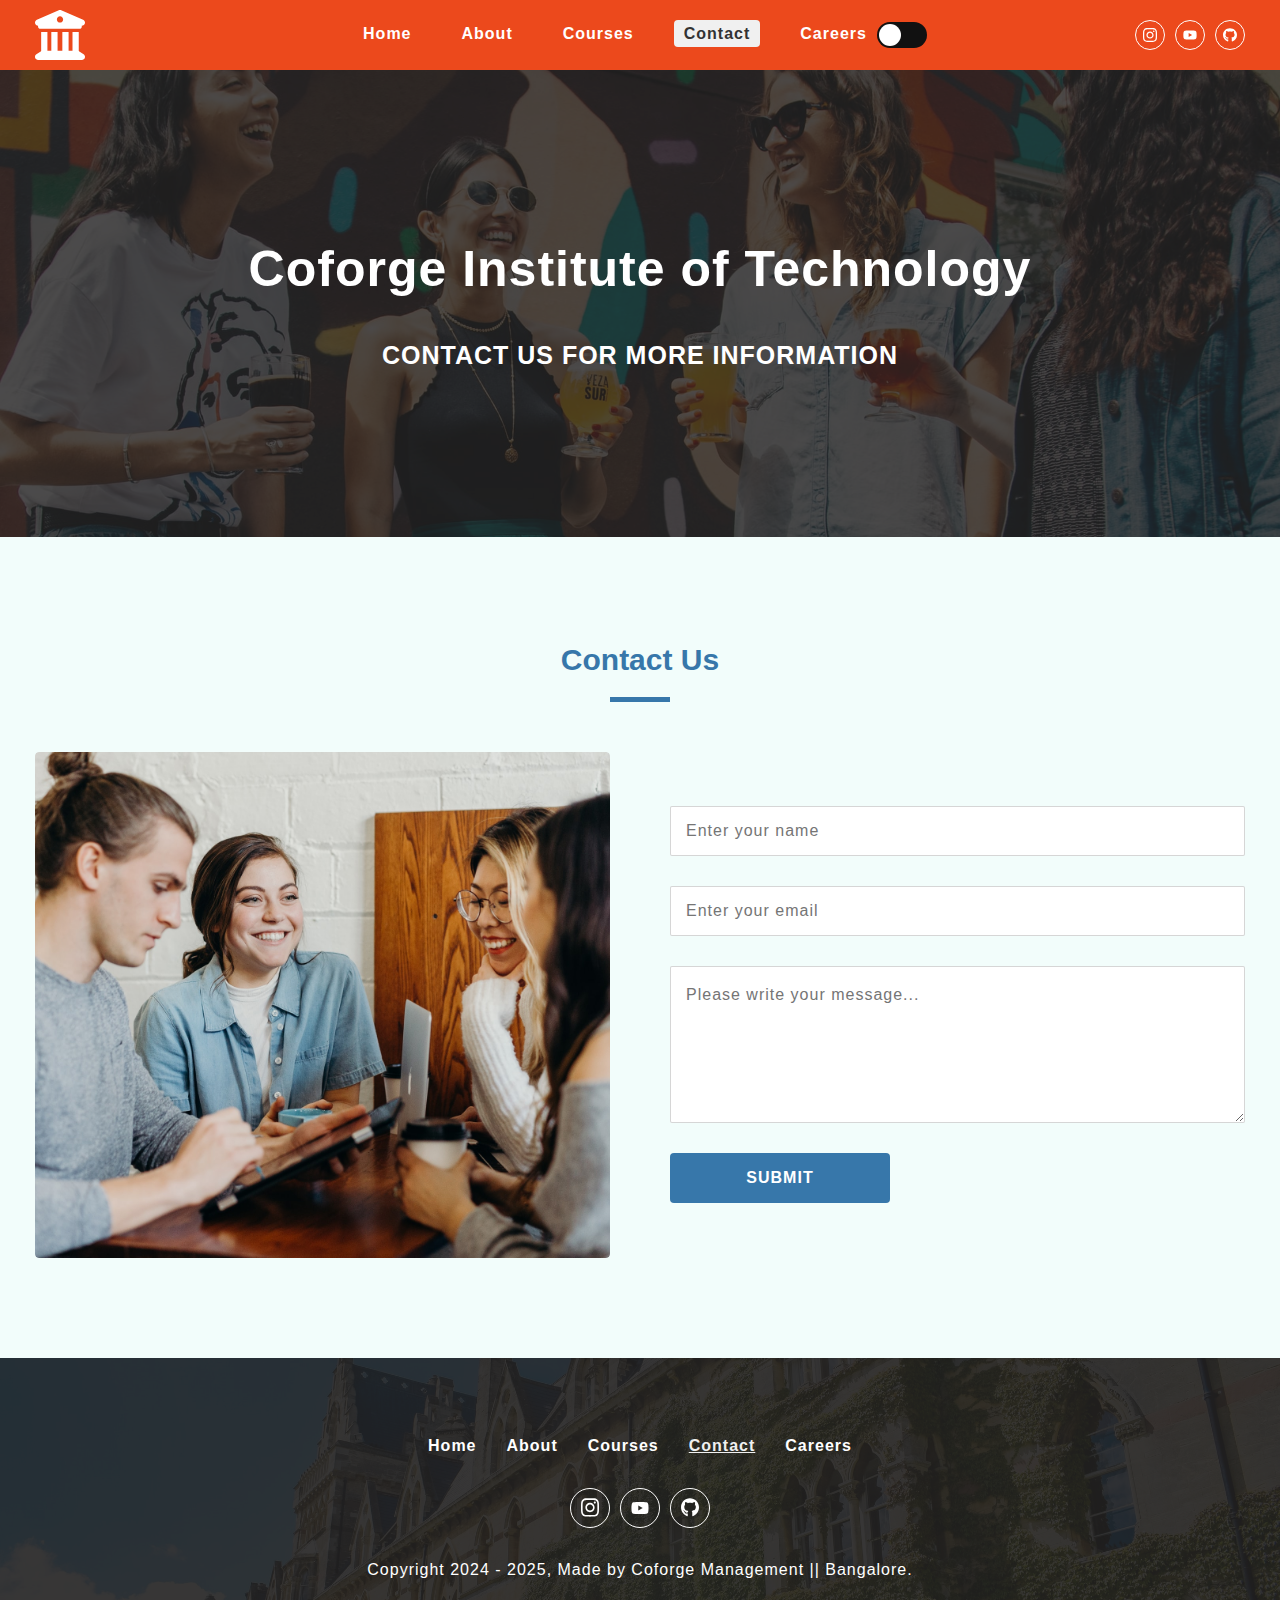
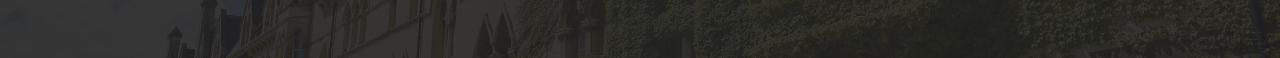
<file: frontend/contact.html>
<!DOCTYPE html>
<html lang="en">
  <head>
    <meta charset="UTF-8" />
    <meta http-equiv="X-UA-Compatible" content="IE=edge" />
    <meta name="viewport" content="width=device-width, initial-scale=1.0" />
    <title>Coforge Institute of Technology</title>
    <link
      rel="shortcut icon"
      href="./icons/university.svg"
      type="image/x-icon"
    />
  </head>
  <link rel="stylesheet" href="./css/style.css" />
  <link rel="stylesheet" href="./css/common.css" />
  <link rel="stylesheet" href="./css/navbar.css" />
  <link rel="stylesheet" href="./css/sidebar.css" />
  <link rel="stylesheet" href="./css/footer.css" />
  <link rel="stylesheet" href="./css/single-featured.css" />
  <script src="./js/app.js" defer></script>
  <body>
    <!-- nav section start -->
    <nav class="nav-container">
      <div class="nav-center wrapper">
        <div class="logo-section">
          <a href="./"
            ><img
              src="./icons//university.svg"
              alt="university logo"
              class="logo"
          /></a>
        </div>
        <div class="hamburger">
          <img src="./icons/bars.svg" alt="sidebar button" />
        </div>
        <div class="nav-links-main">
          <ul class="nav-links">
            <li><a class="nav-link" href="./">Home</a></li>
            <li><a class="nav-link" href="./about.html">about</a></li>
            <li><a class="nav-link" href="./courses.html">courses</a></li>
            <li>
              <a class="nav-link active" href="./contact.html">contact</a>
            </li>
            <li><a class="nav-link" href="./career.html">careers</a></li>
          </ul>
          <div class="dark">
            <input type="checkbox" class="checkbox" id="checkbox" />
            <label for="checkbox" class="checkbox-label">
              <i class="fas fa-moon"></i>
              <i class="fas fa-sun"></i>
              <span class="ball"></span>
            </label>
          </div>
        </div>
        <div class="nav-social-links-main">
          <ul class="nav-social-links">
            <li class="nav-social-link">
              <a
              href="https://www.instagram.com/coforge.company/"
              target="_blank"
            >
              <img src="./icons/instagram.svg" alt="Coforge instagram" />
            </a>
            </li>
            <li class="nav-social-link">
              <a
              href="https://www.youtube.com/channel/UC-9Vk052THg8iIOJQQNUkqQ"
              target="_blank"
            >
              <img src="./icons/youtube.svg" alt="Coforge youtube" />
            </a>
            </li>
            <li class="nav-social-link">
              <a href="https://github.com/Coforge" target="_blank">
                <img src="./icons/github.svg" alt="Coforge github" />
              </a>
            </li>
          </ul>
        </div>
      </div>
    </nav>
    <!-- nav section end -->

    <!-- sidebar section start -->
    <aside class="sidebar-container">
      <div class="sidebar-center wrapper">
        <div class="side-header">
          <div class="logo-section">
            <a href="./"
              ><img
                src="./icons//university.svg"
                alt="university logo"
                class="logo"
            /></a>
          </div>
          <div class="close-button">
            <img src="./icons/close.svg" alt="sidebar close" />
          </div>
        </div>
        <div class="sidebar-content">
          <div class="sidebar-links-main paddingTopMobile-fifty">
            <ul class="sidebar-links">
              <li><a class="nav-link" href="./">Home</a></li>
              <li><a class="nav-link" href="./about.html">about</a></li>
              <li><a class="nav-link" href="./courses.html">courses</a></li>
              <li>
                <a class="nav-link active" href="./contact.html">contact</a>
              </li>
            </ul>
          </div>
        </div>
      </div>
    </aside>
    <!-- sidebar section end -->

    <!-- page section start -->
    <div class="page-container">
      <div class="page">
        <div class="img-component">
          <div class="img-container">
            <img
              src="./assets/contact-banner.jpeg"
              alt="contact page image"
            />
          </div>
        </div>
        <div
          class="box paddingTopMobile-thirty paddingBottomMobile-thirty"
        >
          <div class="content wrapper text-container text-center">
            <h1 class="heading">Coforge Institute of Technology</h1>
            <h3 class="small-heading">contact us for more information</h3>
          </div>
        </div>
      </div>
    </div>
    <!-- page section end -->

    <!-- single featured component start -->
    <div class="single-featured-container light-blue-background">
      <div class="single-featured-center wrapper">
        <div
          class="section-title paddingTopDesktop-hundred paddingTopMobile-fifty"
        >
          <h3 class="title">contact us</h3>
          <div class="underline"></div>
        </div>
        <section
          class="single-featured paddingTopDesktop-fifty paddingBottomDesktop-hundred paddingTopMobile-fifty paddingBottomMobile-fifty"
        >
          <div
            class="image-component single-featured-image paddingBottomMobile-fifty"
          >
            <img
              src="./assets/contact-section.jpeg"
              alt="about section featured content"
            />
          </div>
          <div class="single-featured-text-component">
            <div class="featured-center">
              <div class="about-info">
                <form class="contact-us-form">
                  <input
                    type="text"
                    class="primary-input full-width-mobile full-width-desktop"
                    placeholder="Enter your name"
                    required
                  />
                  <input
                    type="email"
                    class="primary-input full-width-mobile full-width-desktop"
                    placeholder="Enter your email"
                    required
                  />
                  <textarea
                    name="message"
                    id="message"
                    cols="30"
                    rows="5"
                    class="primary-textarea full-width-mobile full-width-desktop"
                    placeholder="Please write your message..."
                  ></textarea>
                  <button class="button-primary-dark full-width-mobile">
                    submit
                  </button>
                </form>
              </div>
            </div>
          </div>
        </section>
      </div>
    </div>
    <!-- single featured component end -->

    <!-- footer section start -->
    <div class="footer-container">
      <div class="footer-center wrapper">
        <div class="footer-links-main">
          <ul class="footer-links">
            <li><a class="footer-link" href="./">Home</a></li>
            <li><a class="footer-link" href="./about.html">about</a></li>
            <li><a class="footer-link" href="./courses.html">courses</a></li>
            <li>
              <a class="footer-link active" href="./contact.html">contact</a>
            </li>
            <li><a class="footer-link" href="./career.html">careers</a></li>
          </ul>
        </div>
        <div class="social-links-main">
          <ul class="social-links">
            <li class="social-link">
              <a
                href="https://www.instagram.com/coforge.company/"
                target="_blank"
              >
                <img src="./icons/instagram.svg" alt="Coforge instagram" />
              </a>
            </li>
            <li class="social-link">
              <a
                href="https://www.youtube.com/channel/UC-9Vk052THg8iIOJQQNUkqQ"
                target="_blank"
              >
                <img src="./icons/youtube.svg" alt="Coforge youtube" />
              </a>
            </li>
            <li class="social-link">
              <a href="https://github.com/Coforge" target="_blank">
                <img src="./icons/github.svg" alt="Coforge github" />
              </a>
            </li>
          </ul>
        </div>
        <div class="footer-copy-right">
          <p>
            Copyright 2024 - <span class="copyright-date">2025</span>, Made by
            Coforge Management || Bangalore.
          </p>
        </div>
      </div>
    </div>
    <!-- footer section end -->
  </body>
</html>
</file>
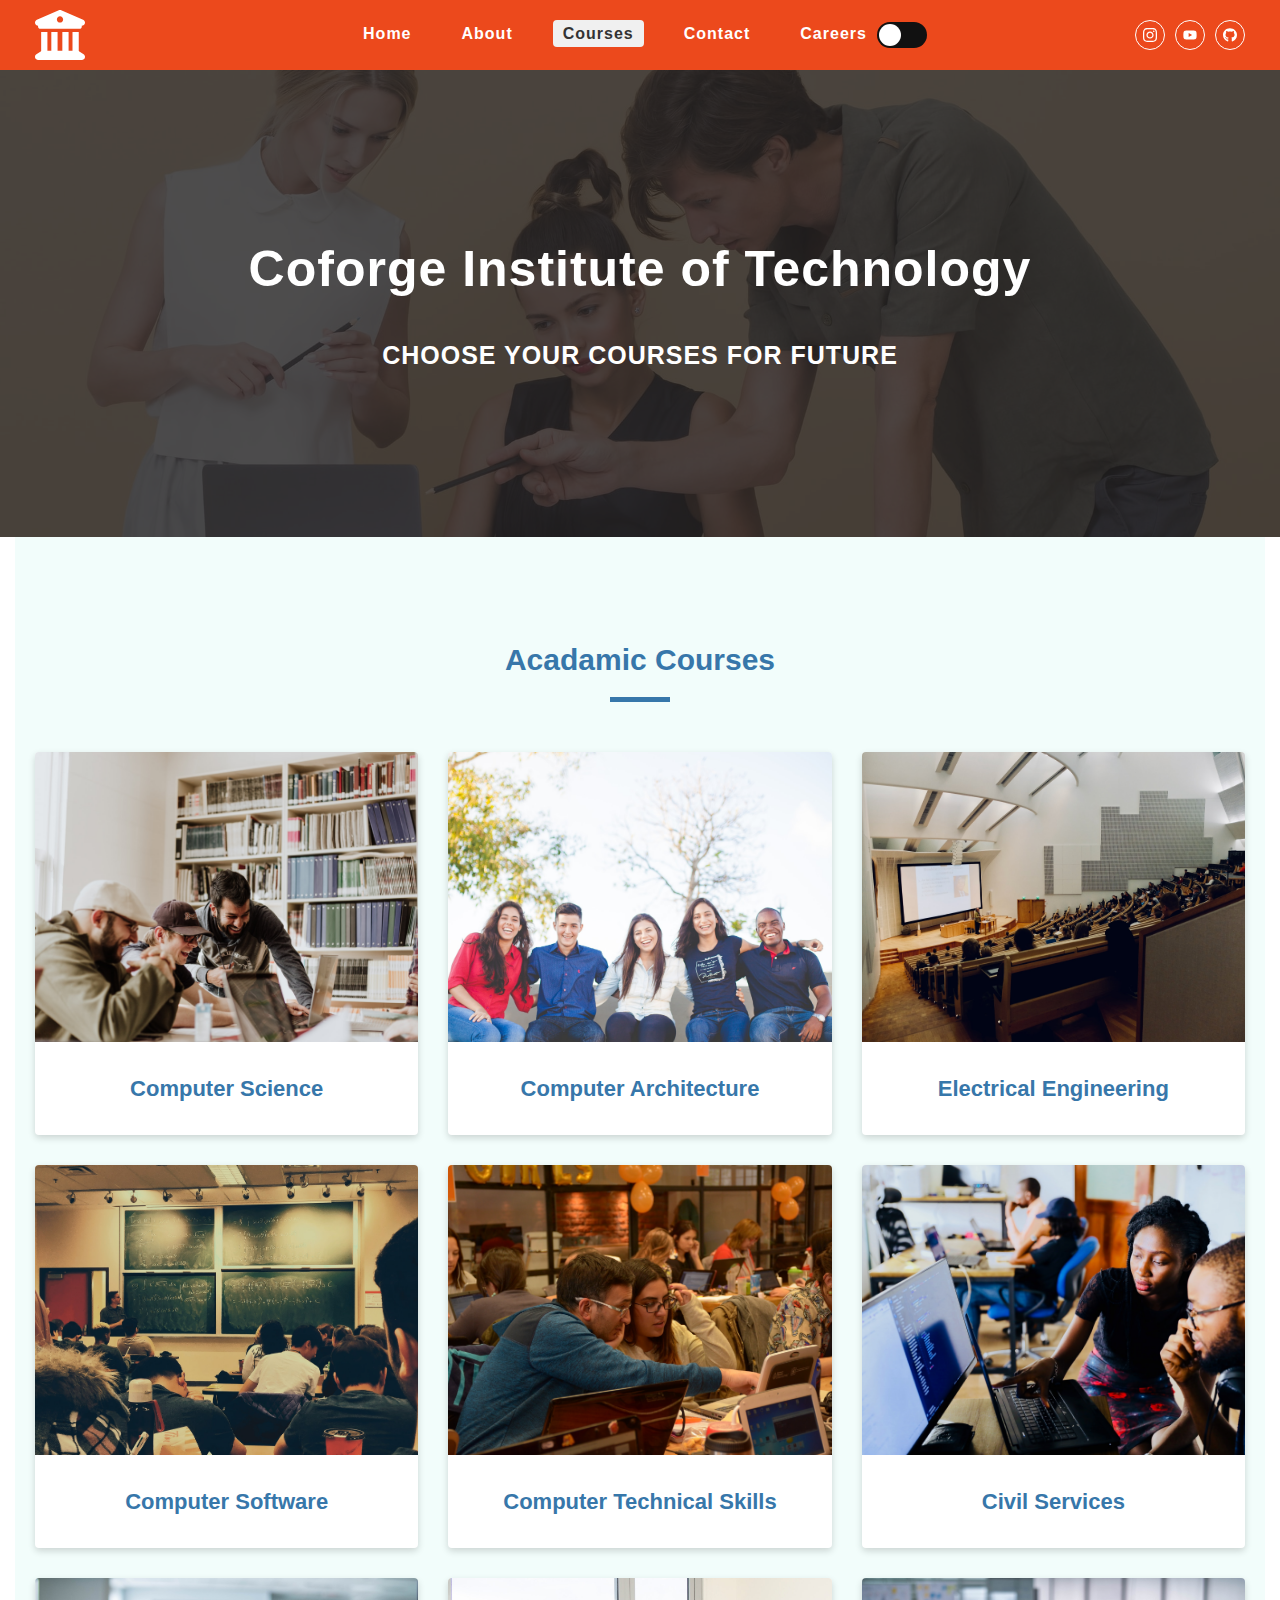
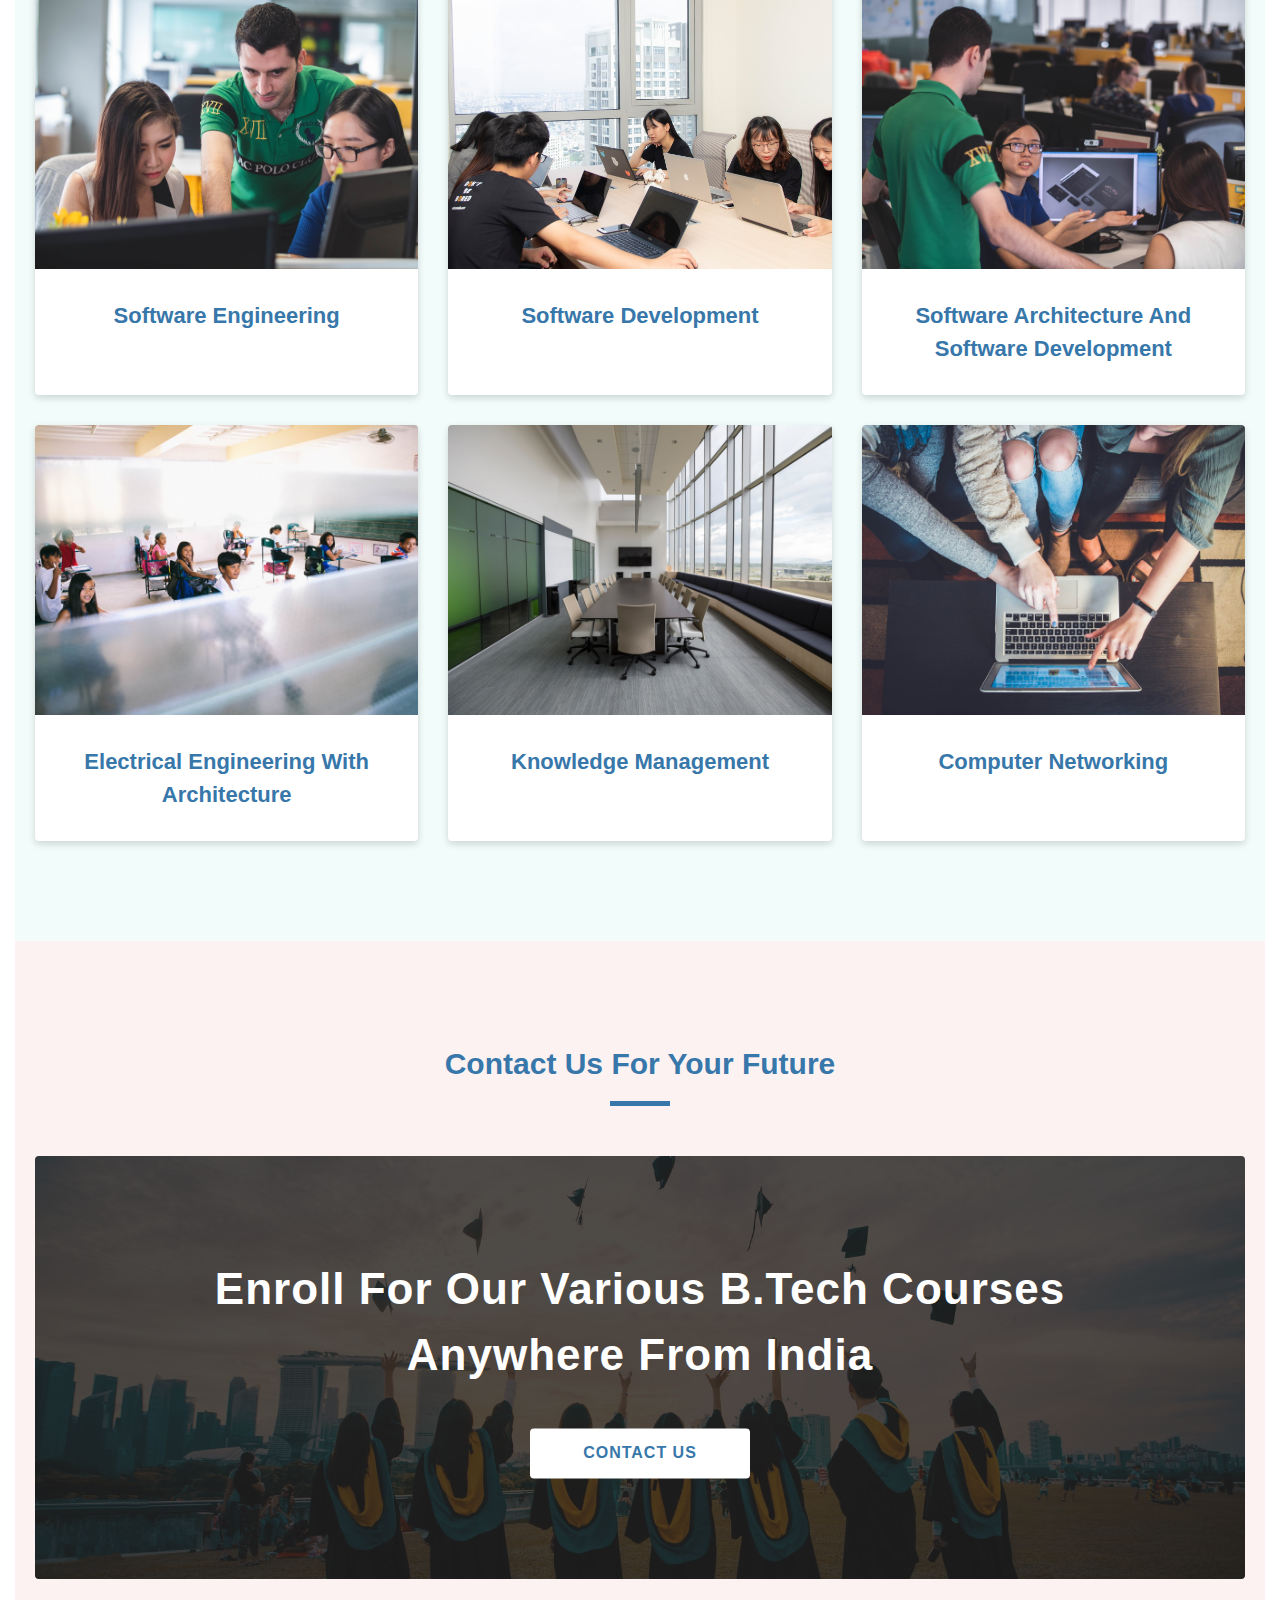
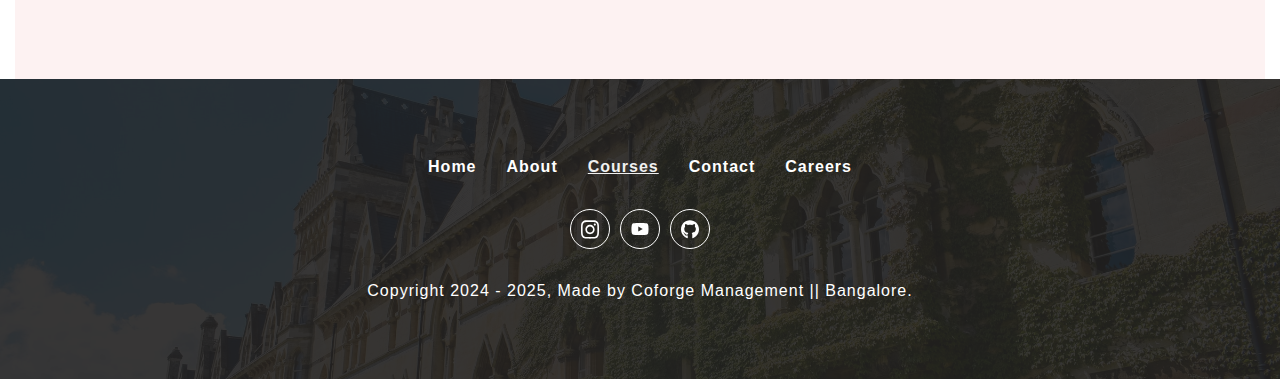
<file: frontend/courses.html>
<!DOCTYPE html>
<html lang="en">
  <head>
    <meta charset="UTF-8" />
    <meta http-equiv="X-UA-Compatible" content="IE=edge" />
    <meta name="viewport" content="width=device-width, initial-scale=1.0" />
    <title>Coforge Institute of Technology</title>
    <link
      rel="shortcut icon"
      href="./icons/university.svg"
      type="image/x-icon"
    />
  </head>
  <link rel="stylesheet" href="./css/style.css" />
  <link rel="stylesheet" href="./css/common.css" />
  <link rel="stylesheet" href="./css/navbar.css" />
  <link rel="stylesheet" href="./css/sidebar.css" />
  <link rel="stylesheet" href="./css/footer.css" />
  <script src="./js/app.js" defer></script>
  <body>
    <!-- nav section start -->
    <nav class="nav-container">
      <div class="nav-center wrapper">
        <div class="logo-section">
          <a href="./"
            ><img
              src="./icons//university.svg"
              alt="university logo"
              class="logo"
          /></a>
        </div>
        <div class="hamburger">
          <img src="./icons/bars.svg" alt="sidebar button" />
        </div>
        <div class="nav-links-main">
          <ul class="nav-links">
            <li><a class="nav-link" href="./">Home</a></li>
            <li><a class="nav-link" href="./about.html">about</a></li>
            <li>
              <a class="nav-link active" href="./courses.html">courses</a>
            </li>
            <li><a class="nav-link" href="./contact.html">contact</a></li>
            <li><a class="nav-link" href="./career.html">careers</a></li>
          </ul>
          <div class="dark">
            <input type="checkbox" class="checkbox" id="checkbox" />
            <label for="checkbox" class="checkbox-label">
              <i class="fas fa-moon"></i>
              <i class="fas fa-sun"></i>
              <span class="ball"></span>
            </label>
          </div>
        </div>
        <div class="nav-social-links-main">
          <ul class="nav-social-links">
            <li class="nav-social-link">
              <a
              href="https://www.instagram.com/coforge.company/"
              target="_blank"
            >
              <img src="./icons/instagram.svg" alt="Coforge instagram" />
            </a>
            </li>
            <li class="nav-social-link">
              <a
              href="https://www.youtube.com/channel/UC-9Vk052THg8iIOJQQNUkqQ"
              target="_blank"
            >
              <img src="./icons/youtube.svg" alt="Coforge youtube" />
            </a>
            </li>
            <li class="nav-social-link">
              <a href="https://github.com/Coforge" target="_blank">
                <img src="./icons/github.svg" alt="Coforge github" />
              </a>
            </li>
          </ul>
        </div>
      </div>
    </nav>
    <!-- nav section end -->

    <!-- sidebar section start -->
    <aside class="sidebar-container">
      <div class="sidebar-center wrapper">
        <div class="side-header">
          <div class="logo-section">
            <a href="./"
              ><img
                src="./icons//university.svg"
                alt="university logo"
                class="logo"
            /></a>
          </div>
          <div class="close-button">
            <img src="./icons/close.svg" alt="sidebar close" />
          </div>
        </div>
        <div class="sidebar-content">
          <div class="sidebar-links-main paddingTopMobile-fifty">
            <ul class="sidebar-links">
              <li><a class="nav-link" href="./">Home</a></li>
              <li><a class="nav-link" href="./about.html">about</a></li>
              <li>
                <a class="nav-link active" href="./courses.html">courses</a>
              </li>
              <li><a class="nav-link" href="./contact.html">contact</a></li>
            </ul>
          </div>
        </div>
      </div>
    </aside>
    <!-- sidebar section end -->

    <!-- page section start -->
    <div class="page-container">
      <div class="page">
        <div class="img-component">
          <div class="img-container">
            <img
              src="./assets/courses-banner.jpeg"
              alt="course page image"
            />
          </div>
        </div>
        <div
          class="box paddingTopMobile-thirty paddingBottomMobile-thirty"
        >
          <div class="content wrapper text-container text-center">
            <h1 class="heading">Coforge Institute of Technology</h1>
            <h3 class="small-heading">choose your courses for future</h3>
          </div>
        </div>
      </div>
    </div>
    <!-- page section end -->

    <!-- featured courses start -->
    <div class="featured-courses-container light-blue-background">
      <div class="featured-courses-center wrapper">
        <div
          class="section-title paddingTopDesktop-hundred paddingTopMobile-fifty"
        >
          <h3 class="title">acadamic courses</h3>
          <div class="underline"></div>
        </div>
        <section
          class="featured-courses paddingTopDesktop-fifty paddingBottomDesktop-hundred paddingTopMobile-fifty paddingBottomMobile-fifty three-column-layout"
        >
          <!-- single course start -->
          <article class="single-course">
            <div class="img-container">
              <img src="./assets/course-1.jpeg" alt="computer science" />
            </div>
            <div class="course-title">
              <p>computer science</p>
            </div>
          </article>
          <!-- single course end -->
          <!-- single course start -->
          <article class="single-course">
            <div class="img-container">
              <img src="./assets/course-2.jpeg" alt="computer science" />
            </div>
            <div class="course-title">
              <p>computer architecture</p>
            </div>
          </article>
          <!-- single course end -->
          <!-- single course start -->
          <article class="single-course">
            <div class="img-container">
              <img src="./assets/course-3.jpeg" alt="computer science" />
            </div>
            <div class="course-title">
              <p>electrical engineering</p>
            </div>
          </article>
          <!-- single course end -->
          <!-- single course start -->
          <article class="single-course">
            <div class="img-container">
              <img src="./assets/course-4.jpeg" alt="computer science" />
            </div>
            <div class="course-title">
              <p>computer software</p>
            </div>
          </article>
          <!-- single course end -->
          <!-- single course start -->
          <article class="single-course">
            <div class="img-container">
              <img src="./assets/course-5.jpeg" alt="computer science" />
            </div>
            <div class="course-title">
              <p>computer technical skills</p>
            </div>
          </article>
          <!-- single course end -->
          <!-- single course start -->
          <article class="single-course">
            <div class="img-container">
              <img src="./assets/course-6.jpeg" alt="computer science" />
            </div>
            <div class="course-title">
              <p>civil services</p>
            </div>
          </article>
          <!-- single course end -->
          <!-- single course start -->
          <article class="single-course">
            <div class="img-container">
              <img src="./assets/course-7.jpeg" alt="computer science" />
            </div>
            <div class="course-title">
              <p>software engineering</p>
            </div>
          </article>
          <!-- single course end -->
          <!-- single course start -->
          <article class="single-course">
            <div class="img-container">
              <img src="./assets/course-8.jpeg" alt="computer science" />
            </div>
            <div class="course-title">
              <p>software development</p>
            </div>
          </article>
          <!-- single course end -->
          <!-- single course start -->
          <article class="single-course">
            <div class="img-container">
              <img src="./assets/course-9.jpeg" alt="computer science" />
            </div>
            <div class="course-title">
              <p>software architecture and software development</p>
            </div>
          </article>
          <!-- single course end -->
          <!-- single course start -->
          <article class="single-course">
            <div class="img-container">
              <img src="./assets/course-10.jpeg" alt="computer science" />
            </div>
            <div class="course-title">
              <p>electrical engineering with architecture</p>
            </div>
          </article>
          <!-- single course end -->
          <!-- single course start -->
          <article class="single-course">
            <div class="img-container">
              <img src="./assets/course-11.jpeg" alt="computer science" />
            </div>
            <div class="course-title">
              <p>knowledge management</p>
            </div>
          </article>
          <!-- single course end -->
          <!-- single course start -->
          <article class="single-course">
            <div class="img-container">
              <img src="./assets/course-12.jpeg" alt="computer science" />
            </div>
            <div class="course-title">
              <p>computer networking</p>
            </div>
          </article>
          <!-- single course end -->
        </section>
      </div>
    </div>
    <!-- featured courses end -->

    <!-- contact promotion section start -->
    <div class="contact-promotion-container light-pink-background">
      <div class="contact-promotion-center wrapper">
        <div
          class="section-title paddingTopDesktop-hundred paddingTopMobile-fifty"
        >
          <h3 class="title">contact us for your future</h3>
          <div class="underline"></div>
        </div>
        <section
          class="contact-promotion paddingTopDesktop-fifty paddingBottomDesktop-hundred paddingTopMobile-fifty paddingBottomMobile-fifty"
        >
          <div class="contact-promo-img">
            <img
              src="./assets/contact-promotion.jpeg"
              alt="contact promotion image"
            />
            <div class="contact-info-container text-center text-container">
              <h2 class="contact-heading">
                enroll for our various b.tech courses anywhere from india
              </h2>
              <a href="./contact.html" class="button-primary-light"
                >contact us</a
              >
            </div>
          </div>
        </section>
      </div>
    </div>
    <!-- contact promotion section end -->

    <!-- footer section start -->
    <div class="footer-container">
      <div class="footer-center wrapper">
        <div class="footer-links-main">
          <ul class="footer-links">
            <li><a class="footer-link" href="./">Home</a></li>
            <li><a class="footer-link" href="./about.html">about</a></li>
            <li>
              <a class="footer-link active" href="./courses.html">courses</a>
            </li>
            <li><a class="footer-link" href="./contact.html">contact</a></li>
            <li><a class="footer-link" href="./career.html">careers</a></li>
          </ul>
        </div>
        <div class="social-links-main">
          <ul class="social-links">
            <li class="social-link">
              <a
                href="https://www.instagram.com/coforge.company/"
                target="_blank"
              >
                <img src="./icons/instagram.svg" alt="Coforge instagram" />
              </a>
            </li>
            <li class="social-link">
              <a
                href="https://www.youtube.com/channel/UC-9Vk052THg8iIOJQQNUkqQ"
                target="_blank"
              >
                <img src="./icons/youtube.svg" alt="Coforge youtube" />
              </a>
            </li>
            <li class="social-link">
              <a href="https://github.com/Coforge" target="_blank">
                <img src="./icons/github.svg" alt="Coforge github" />
              </a>
            </li>
          </ul>
        </div>
        <div class="footer-copy-right">
          <p>
            Copyright 2024 - <span class="copyright-date">2025</span>, Made by
            Coforge Management || Bangalore.
          </p>
        </div>
      </div>
    </div>
    <!-- footer section end -->
  </body>
</html>
</file>
<file: frontend/css/style.css>
/* global variables */
:root {
  --clr-primary: #3777aa;
  --clr-primary-light: #2284d3;
  --clr-white: #ffffff;
  --clr-white-light: #f0f0f0;
  --clr-shadow: #00000029;
  --clr-black: #333333;
  --clr-black-30: rgba(34, 32, 32, 0.3);
  --clr-black-80: #222020cc;
  --clr-black-90: #212020e6;
  --clr-pink-light: #fdf2f2;
  --clr-blue-light: #f2fdfb;

  --transition: all 0.3s linear;
  --box-shadow-light: 0px 3px 7px var(--clr-shadow);
  --box-shadow-dark: 0px 3px 7px var(--clr-black-30);
  --font-family: Arial, Helvetica, sans-serif;
  --radius: 4px;
}

/* Global Styles */
*,
::after,
::before {
  margin: 0px;
  padding: 0px;
  box-sizing: border-box;
}
*:focus {
  outline-width: 2px;
  outline-offset: 1px;
  outline-color: var(--clr-primary);
}
body {
  color: var(--clr-black);
  background: var(--clr-white);
  font-family: var(--font-family);
  line-height: 1.5;
}
ul {
  list-style-type: none;
}
a {
  text-decoration: none;
}
img {
  display: block;
}

/* global classes */
.wrapper {
  width: 100%;
  padding-left: 20px;
  padding-right: 20px;
  max-width: 1250px;
  margin-left: auto;
  margin-right: auto;
}
.display-block {
  display: block !important;
}
.text-container {
  max-width: 1000px;
  margin-left: auto;
  margin-right: auto;
}
.text-center {
  text-align: center;
}
.text-left {
  text-align: left;
}
.text-right {
  text-align: right;
}
.section-title .title {
  font-size: 30px;
  font-weight: bold;
  margin-bottom: 15px;
  text-align: center;
  text-transform: capitalize;
  color: var(--clr-primary);
}
.section-title .underline {
  width: 60px;
  height: 5px;
  background: var(--clr-primary);
  margin-left: auto;
  margin-right: auto;
}
@media screen and (max-width: 991px) {
  .full-width-mobile {
    width: 100%;
  }
}
@media screen and (min-width: 992px) {
  .full-width-desktop {
    width: 100%;
  }
}
.light-pink-background {
  background: var(--clr-pink-light);
}
.light-blue-background {
  background: var(--clr-blue-light);
}

/* buttons & inputs */
.button-primary-dark,
.button-primary-light {
  font-weight: bold;
  border: none;
  border: none;
  cursor: pointer;
  height: 45px;
  transition: var(--transition);
  font-size: 16px;
  text-transform: uppercase;
  letter-spacing: 1px;
  padding-left: 20px;
  padding-right: 20px;
  min-width: 200px;
  display: inline-flex;
  justify-content: center;
  align-items: center;
  border-radius: var(--radius);
}
.button-primary-dark {
  background: var(--clr-primary);
  color: var(--clr-white);
}
.button-primary-light {
  background: var(--clr-white);
  color: var(--clr-primary);
}
.button-primary-dark:hover {
  background: var(--clr-primary-light);
}
.button-primary-light:hover {
  background: var(--clr-white-light);
}
.primary-input,
.primary-textarea {
  height: 45px;
  font-size: 16px;
  line-height: 25px;
  padding-left: 15px;
  padding-right: 15px;
  border-radius: 2px;
  border: 1px solid var(--clr-shadow);
  background: var(--clr-white);
  letter-spacing: 1px;
  font-family: var(--font-family);
}
.primary-textarea {
  height: unset;
  padding-top: 15px;
  padding-bottom: 15px;
  resize: vertical;
}

@media screen and (min-width: 769px) {
  .button-primary-dark,
  .button-primary-light {
    height: 50px;
    min-width: 220px;
  }
  .primary-input {
    height: 50px;
  }
}

/* animations */
@keyframes bounceAnimation {
  0% {
    transform: scale(0.8);
  }
  100% {
    transform: scale(1.02);
  }
}


/* Dark mode checkbox */
@import url("https://fonts.googleapis.com/css2?family=Montserrat&display=swap");

* {box-sizing: border-box;}

body {
  font-family: "Montserrat", sans-serif;
  background-color: #fff;
  display: flex;
  justify-content: center;
  align-items: center;
  flex-direction: column;
  text-align: center;
  min-height: 100vh;
  margin: 0;
  transition: background 0.2s linear;
}

body.dark {background-color: #292c35; } 

.checkbox {
  opacity: 0;
  position: absolute;
}

.checkbox-label {
  background-color: #111;
  width: 50px;
  height: 26px;
  border-radius: 50px;
  position: relative;
  padding: 5px;
  cursor: pointer;
  display: flex;
  justify-content: space-between;
  align-items: center;
}

.fa-moon {color: #f1c40f;}

.fa-sun {color: #f39c12;}

.checkbox-label .ball {
  background-color: #fff;
  width: 22px;
  height: 22px;
  position: absolute;
  left: 2px;
  top: 2px;
  border-radius: 50%;
  transition: transform 0.2s linear;
}

.checkbox:checked + .checkbox-label .ball {
  transform: translateX(24px);
}
</file>
<file: frontend/css/common.css>
/* home-page-container */
.page-container {
  width: 100%;
}
.page-container .img-component {
  aspect-ratio: 375/220;
  overflow: hidden;
} 
.page-container .img-container,
.page-container img {
  width: 100%;
  height: 100%;
  object-fit: cover;
}
.page-container .box {
  width: 100%;
  background: var(--clr-primary);
  min-height: 250px;
  display: flex;
  justify-content: center;
  align-items: center;
}
.page-container .content {
  display: flex;
  flex-direction: column;
  row-gap: 30px;
}
.page-container .heading {
  color: var(--clr-white);
  font-size: 24px;
  letter-spacing: 1px;
}
.page-container .desc {
  color: var(--clr-white);
  font-size: 16px;
  font-weight: bold;
  letter-spacing: 1px;
}
.page-container .small-heading {
  font-size: 18px;
  letter-spacing: 1px;
  text-transform: uppercase;
  color: var(--clr-white);
}
@media screen and (min-width: 992px) {
  .page-container {
    position: relative;
  }
  .page-container .img-component {
    aspect-ratio: 1920/700;
    position: relative;
  }
  .home-page.page-container .img-component {
    aspect-ratio: 1920/1000;
    position: relative;
  }
  .page-container .heading {
    font-size: 50px;
  }
  .page-container .img-component::before {
    position: absolute;
    content: "";
    width: 100%;
    height: 100%;
    top: 0;
    left: 0;
    background: var(--clr-black-80);
  }
  .page-container .box {
    position: absolute;
    background: transparent;
    top: 50%;
    left: 50%;
    transform: translate(-50%, -50%);
  }
  .page-container .small-heading {
    font-size: 25px;
  }
  .page-container .home-button {
    animation: bounceAnimation linear 3s infinite alternate;
  }
}

/* featured-courses */
.single-course {
  width: 100%;
  background: var(--clr-white);
  height: 100%;
  box-shadow: var(--box-shadow-light);
  border-radius: var(--radius);
  transition: var(--transition);
  cursor: pointer;
}
.single-course:hover {
  transform: translateY(-2px) scale(1.002);
  box-shadow: var(--box-shadow-dark);
}
.single-course .img-container {
  aspect-ratio: 355/250;
  overflow: hidden;
}
.single-course .img-container img {
  width: 100%;
  height: 100%;
  border-top-left-radius: var(--radius);
  border-top-right-radius: var(--radius);
  object-fit: cover;
  transition: var(--transition);
}
.single-course .course-title p {
  font-size: 22px;
  font-weight: bold;
  text-align: center;
  text-transform: capitalize;
  color: var(--clr-primary);
  margin-top: 30px;
  margin-bottom: 30px;
  padding-left: 10px;
  padding-right: 10px;
}
@media screen and (min-width: 992px) {
  .single-course .img-container {
    aspect-ratio: 396/300;
  }
  .single-course:hover img {
    transform: scale(1.05) rotateZ(2deg);
  }
}

/* layout classes */
.three-column-layout {
  display: grid;
  grid-template-columns: 1fr;
  gap: 30px;
}
@media screen and (min-width: 769px) {
  .three-column-layout {
    grid-template-columns: 1fr 1fr;
  }
}
@media screen and (min-width: 992px) {
  .three-column-layout {
    grid-template-columns: 1fr 1fr 1fr;
  }
}

/* contact-promotion */
.contact-promotion {
  width: 100%;
}
.contact-promotion .contact-promo-img {
  position: relative;
  aspect-ratio: 355/400;
  overflow: hidden;
  border-radius: var(--radius);
}
.contact-promotion .contact-promo-img::before {
  position: absolute;
  content: "";
  width: 100%;
  height: 100%;
  top: 0;
  left: 0;
  background: var(--clr-black-80);
}
.contact-promotion .contact-promo-img img {
  width: 100%;
  height: 100%;
  object-fit: cover;
  border-radius: var(--radius);
}
.contact-promotion .contact-info-container {
  position: absolute;
  top: 50%;
  left: 50%;
  transform: translate(-50%, -50%);
  width: 100%;
  height: 100%;
  display: flex;
  justify-content: center;
  flex-direction: column;
  align-items: center;
  row-gap: 40px;
}
.contact-promotion .contact-info-container .contact-heading {
  font-size: 30px;
  color: var(--clr-white);
  letter-spacing: 1px;
  text-transform: capitalize;
}
@media screen and (min-width: 992px) {
  .contact-promotion .contact-promo-img {
    aspect-ratio: 1250/437;
  }
  .contact-promotion .contact-info-container .contact-heading {
    font-size: 44px;
  }
}

/* padding classes */
@media screen and (max-width: 991px) {
  .paddingTopMobile-ten {
    padding-top: 10px !important;
  }
  .paddingTopMobile-twenty {
    padding-top: 20px !important;
  }
  .paddingTopMobile-thirty {
    padding-top: 30px !important;
  }
  .paddingTopMobile-forty {
    padding-top: 40px !important;
  }
  .paddingTopMobile-fifty {
    padding-top: 50px !important;
  }
  .paddingBottomMobile-ten {
    padding-bottom: 10px !important;
  }
  .paddingBottomMobile-twenty {
    padding-bottom: 20px !important;
  }
  .paddingBottomMobile-thirty {
    padding-bottom: 30px !important;
  }
  .paddingBottomMobile-forty {
    padding-bottom: 40px !important;
  }
  .paddingBottomMobile-fifty {
    padding-bottom: 50px !important;
  }
}
@media screen and (min-width: 992px) {
  .paddingTopDesktop-ten {
    padding-top: 10px !important;
  }
  .paddingTopDesktop-twenty {
    padding-top: 20px !important;
  }
  .paddingTopDesktop-thirty {
    padding-top: 30px !important;
  }
  .paddingTopDesktop-forty {
    padding-top: 40px !important;
  }
  .paddingTopDesktop-fifty {
    padding-top: 50px !important;
  }
  .paddingTopDesktop-sixty {
    padding-top: 60px !important;
  }
  .paddingTopDesktop-seventy {
    padding-top: 70px !important;
  }
  .paddingTopDesktop-eighty {
    padding-top: 80px !important;
  }
  .paddingTopDesktop-ninety {
    padding-top: 90px !important;
  }
  .paddingTopDesktop-hundred {
    padding-top: 100px !important;
  }
  .paddingBottomDesktop-ten {
    padding-bottom: 10px !important;
  }
  .paddingBottomDesktop-twenty {
    padding-bottom: 20px !important;
  }
  .paddingBottomDesktop-thirty {
    padding-bottom: 30px !important;
  }
  .paddingBottomDesktop-forty {
    padding-bottom: 40px !important;
  }
  .paddingBottomDesktop-fifty {
    padding-bottom: 50px !important;
  }
  .paddingBottomDesktop-sixty {
    padding-bottom: 60px !important;
  }
  .paddingBottomDesktop-seventy {
    padding-bottom: 70px !important;
  }
  .paddingBottomDesktop-eighty {
    padding-bottom: 80px !important;
  }
  .paddingBottomDesktop-ninety {
    padding-bottom: 90px !important;
  }
  .paddingBottomDesktop-hundred {
    padding-bottom: 100px !important;
  }
}
</file>
<file: frontend/css/navbar.css>
/* navbar styles */
.nav-container {
  background-color:#ec491c;
  width: 100%;
  min-height: 50px;
  display: flex;
  justify-content: center;
  align-items: center;
  top: -70px;
  /* margin-right: 5%; */
}
.nav-container.sticky-nav {
  position: fixed;
  top: 0;
  left: 0;
  z-index: 9;
  transform: translateY(0%);
  transition: var(--transition);
}
.nav-center {
  display: grid;
  grid-template-columns: repeat(2, 1fr);
  align-items: center;
  justify-content: center;
  width: 100%;
}
.nav-links-main {
  display: none;
}
.nav-container .logo-section {
  width: 30px;
}
.nav-container .hamburger {
  width: 25px;
  display: flex;
  justify-self: flex-end;
}
.nav-social-links-main {
  display: none;
}
@media screen and (min-width: 992px) {
  .nav-container {
    min-height: 70px;
  }
  .nav-center {
    grid-template-columns: repeat(3, 1fr);
  }
  .nav-container .logo-section {
    width: 50px;
    cursor: pointer;
  }
  .nav-container .hamburger {
    display: none;
  }
  .nav-container .nav-links-main {
    display: flex;
  }
  .nav-container .nav-links {
    display: flex;
    column-gap: 30px;
  }
  .nav-container .nav-link {
    font-size: 16px;
    color: var(--clr-white);
    font-weight: bold;
    text-transform: capitalize;
    letter-spacing: 1px;
    padding: 5px 10px;
    border-radius: var(--radius);
  }
  .nav-container .nav-link.active,
  .nav-container .nav-link:hover {
    transition: var(--transition);
    background: var(--clr-white-light);
    color: var(--clr-black);
  }
  .nav-social-links-main {
    display: flex;
    justify-content: flex-end;
  }
  .nav-social-links-main .nav-social-links {
    display: flex;
    justify-content: center;
    align-items: center;
    column-gap: 10px;
  }
  .nav-social-links-main .nav-social-link {
    width: 30px;
    height: 30px;
    border-radius: 50%;
    border: 1px solid var(--clr-white);
    display: flex;
    justify-content: center;
    align-items: center;
  }
  .nav-social-links-main .nav-social-link:hover {
    transition: var(--transition);
    transform: translateY(-3px);
  }
  .nav-social-links-main img {
    width: 14px;
  }
}
</file>
<file: frontend/css/sidebar.css>
/* sidebar styles */
.sidebar-container {
  width: 100%;
  background: var(--clr-black);
  position: fixed;
  top: 0;
  left: -100%;
  height: 100vh;
  transition: var(--transition);
  /* transform: translateX(-100%); */
  opacity: 0;
  z-index: 10;
}
.sidebar-container.show-sidebar {
  opacity: 1;
  /* transform: translateX(0%); */
  left: 0%;
}
.sidebar-container .logo-section {
  width: 30px;
}
.sidebar-container .close-button {
  width: 25px;
}
.sidebar-container .side-header {
  width: 100%;
  height: 50px;
  display: flex;
  justify-content: space-between;
  align-items: center;
}
.sidebar-container .sidebar-content {
  width: 100%;
  height: 100%;
  display: flex;
  justify-content: center;
}
.sidebar-container .sidebar-links {
  display: flex;
  flex-direction: column;
  align-items: center;
  row-gap: 30px;
}
.sidebar-container .sidebar-links .nav-link {
  color: var(--clr-white);
  font-weight: bold;
  letter-spacing: 1px;
  text-transform: capitalize;
  padding: 5px 10px;
  border-radius: var(--radius);
}
.sidebar-container .sidebar-content .nav-link.active {
  background: var(--clr-white-light);
  color: var(--clr-black);
}
</file>
<file: frontend/css/footer.css>
/* footer */
.footer-container {
  width: 100%;
  min-height: 300px;
  background: url("./../assets/footer-img.jpeg") no-repeat center/cover;
  position: relative;
  z-index: 1;
  display: flex;
  justify-content: center;
  align-items: center;
}
.footer-container::before {
  content: "";
  position: absolute;
  top: 0;
  left: 0;
  width: 100%;
  height: 100%;
  background: var(--clr-black-90);
  z-index: -1;
}
.footer-container .footer-center {
  display: flex;
  flex-direction: column;
  row-gap: 30px;
}
.footer-container .footer-links {
  display: flex;
  justify-content: center;
  column-gap: 30px;
  align-items: center;
}
.footer-container .footer-link {
  font-size: 16px;
  color: var(--clr-white);
  text-transform: capitalize;
  letter-spacing: 1px;
  font-weight: bold;
}
.footer-container .footer-link:hover,
.footer-container .footer-link.active {
  color: var(--clr-white-light);
  text-decoration: underline;
  transition: var(--transition);
}
.footer-container .social-links {
  display: flex;
  justify-content: center;
  align-items: center;
  column-gap: 10px;
}
.footer-container .social-link {
  width: 40px;
  height: 40px;
  border-radius: 50%;
  border: 1px solid var(--clr-white);
  display: flex;
  justify-content: center;
  align-items: center;
}
.footer-container .social-link:hover {
  transition: var(--transition);
  transform: translateY(-3px);
}
.footer-container .social-link img {
  width: 18px;
}
.footer-copy-right p {
  color: var(--clr-white);
  font-size: 16px;
  text-align: center;
  letter-spacing: 1px;
  line-height: 24px;
}
</file>
<file: frontend/css/home.css>
/* our campuses section && each campus */
.each-campus {
  width: 100%;
  border-radius: var(--radius);
  background: var(--clr-white);
  box-shadow: var(--box-shadow-light);
  transition: var(--transition);
}
.each-campus:hover {
  box-shadow: var(--box-shadow-dark);
  transform: translateY(-2px) scale(1.03);
  cursor: pointer;
}
.each-campus .img-container {
  aspect-ratio: 355/250;
  position: relative;
}
.each-campus .img-container .share-icon-campus {
  width: 50px;
  height: 50px;
  position: absolute;
  left: 50%;
  bottom: 0%;
  transform: translate(-50%, 50%);
  background: var(--clr-white);
  border-radius: 50%;
  border: 7px solid var(--clr-pink-light);
  display: flex;
  justify-content: center;
  align-items: center;
  padding: 10px;
  transition: var(--transition);
}
.each-campus .img-container .share-icon-campus:hover {
  border-color: var(--clr-blue-light);
  background: var(--clr-pink-light);
}
.each-campus .img-container .share-icon-campus img {
  width: 100%;
}
.each-campus .img-container img {
  width: 100%;
  height: 100%;
  object-fit: cover;
  border-top-left-radius: var(--radius);
  border-top-right-radius: var(--radius);
}
.each-campus .campus-info {
  margin-top: 50px;
  margin-bottom: 30px;
  padding-left: 10px;
  padding-right: 10px;
}
.each-campus .campus-info .campus-title {
  font-size: 22px;
  text-transform: capitalize;
  color: var(--clr-primary);
  letter-spacing: 1px;
}
.each-campus .campus-info .desc {
  font-size: 16px;
  letter-spacing: 1px;
  margin-top: 25px;
  margin-bottom: 25px;
  display: -webkit-box;
  -webkit-line-clamp: 3;
  -webkit-box-orient: vertical;
  overflow: hidden;
}
.each-campus .campus-info .address {
  font-size: 16px;
  text-transform: capitalize;
  color: var(--clr-primary);
  letter-spacing: 1px;
}
@media screen and (min-width: 992px) {
  .each-campus .img-container {
    aspect-ratio: 396/250;
  }
}

/* our facilities section card styles */
.each-facility {
  width: 100%;
  background: var(--clr-white);
  border-radius: var(--radius);
  box-shadow: var(--box-shadow-light);
  transition: var(--transition);
  cursor: pointer;
}
.each-facility:hover {
  box-shadow: var(--box-shadow-dark);
  transform: translateY(-2px) scale(1.002);
}
.each-facility .img-container {
  aspect-ratio: 355/250;
  overflow: hidden;
}
.each-facility .img-container img {
  width: 100%;
  height: 100%;
  object-fit: cover;
  border-top-left-radius: var(--radius);
  border-top-right-radius: var(--radius);
  transition: var(--transition);
}
.each-facility .facility-info .facility-title {
  font-size: 22px;
  color: var(--clr-primary);
  text-transform: capitalize;
  letter-spacing: 1px;
}
.each-facility .facility-info .facility-desc {
  font-size: 16px;
  letter-spacing: 1px;
  display: -webkit-box;
  -webkit-line-clamp: 3;
  -webkit-box-orient: vertical;
  overflow: hidden;
  margin-top: 25px;
  padding-left: 10px;
  padding-right: 10px;
}
@media screen and (min-width: 992px) {
  .each-facility .img-container {
    aspect-ratio: 396/300;
  }
  .each-facility:hover img {
    transform: scale(1.05) rotateZ(-2deg);
  }
}
</file>
<file: frontend/css/single-featured.css>
/* single featured component */
.single-featured-container {
  width: 100%;
}
.single-featured-container .single-featured-image {
  width: 100%;
  aspect-ratio: 355/300;
  overflow: hidden;
  border-radius: var(--radius);
}
.single-featured-image img {
  width: 100%;
  height: 100%;
  border-radius: var(--radius);
  object-fit: cover;
}

.single-featured-career-image img {
  width: 100%;
  height: 120%;
  border-radius: var(--radius);
  object-fit: cover;
}
.single-featured-text-component .about-info {
  display: flex;
  flex-direction: column;
  gap: 30px;
}
.single-featured-text-component .about-info p {
  font-size: 16px;
  letter-spacing: 1px;
}
.single-featured-text-component .contact-us-form {
  display: flex;
  flex-direction: column;
  gap: 30px;
  align-items: flex-start;
}
@media screen and (min-width: 992px) {
  .single-featured {
    display: flex;
    align-items: center;
    justify-content: space-between;
  }
  .single-featured-container.reverse-content .single-featured {
    flex-direction: row-reverse;
  }
  .single-featured-image,
  .single-featured-text-component {
    flex: 0 0 calc(50% - 30px);
  }
  .single-featured-container .single-featured-image {
    aspect-ratio: 625/550;
  }
}
</file>
